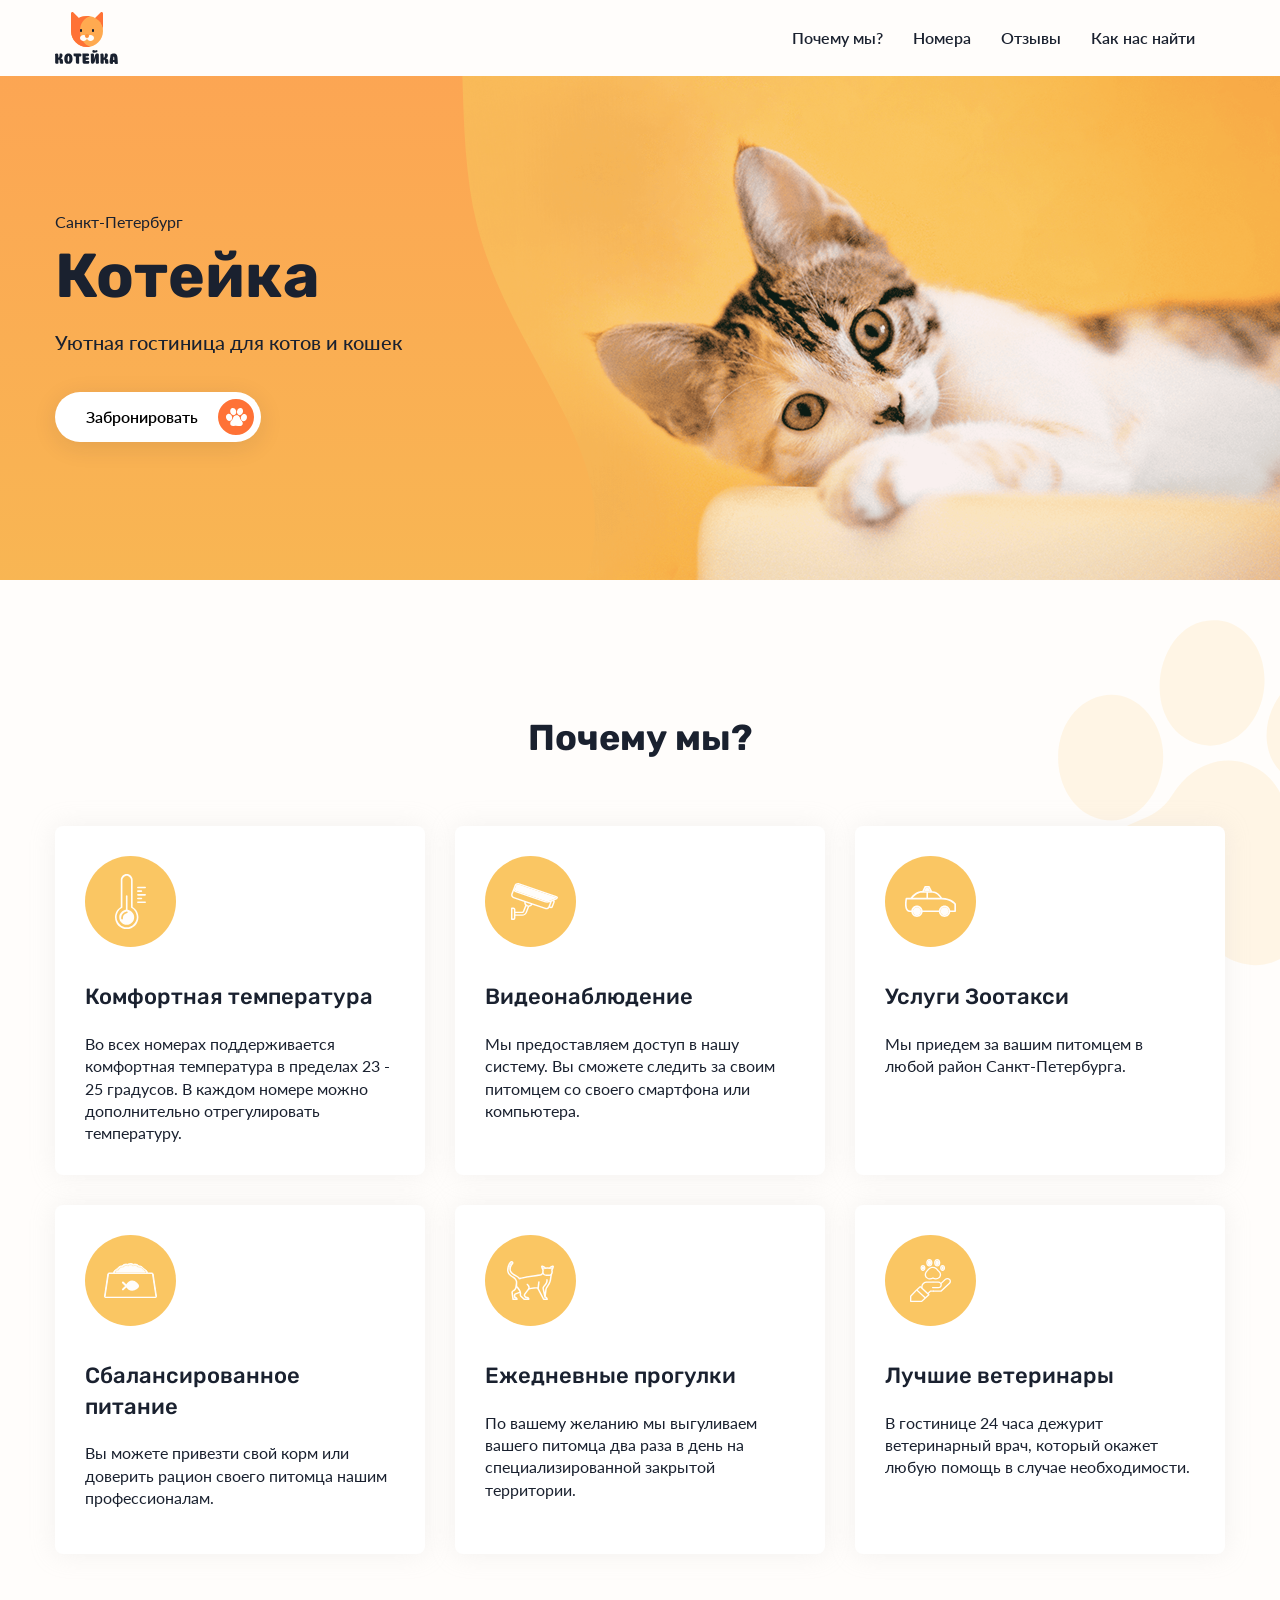
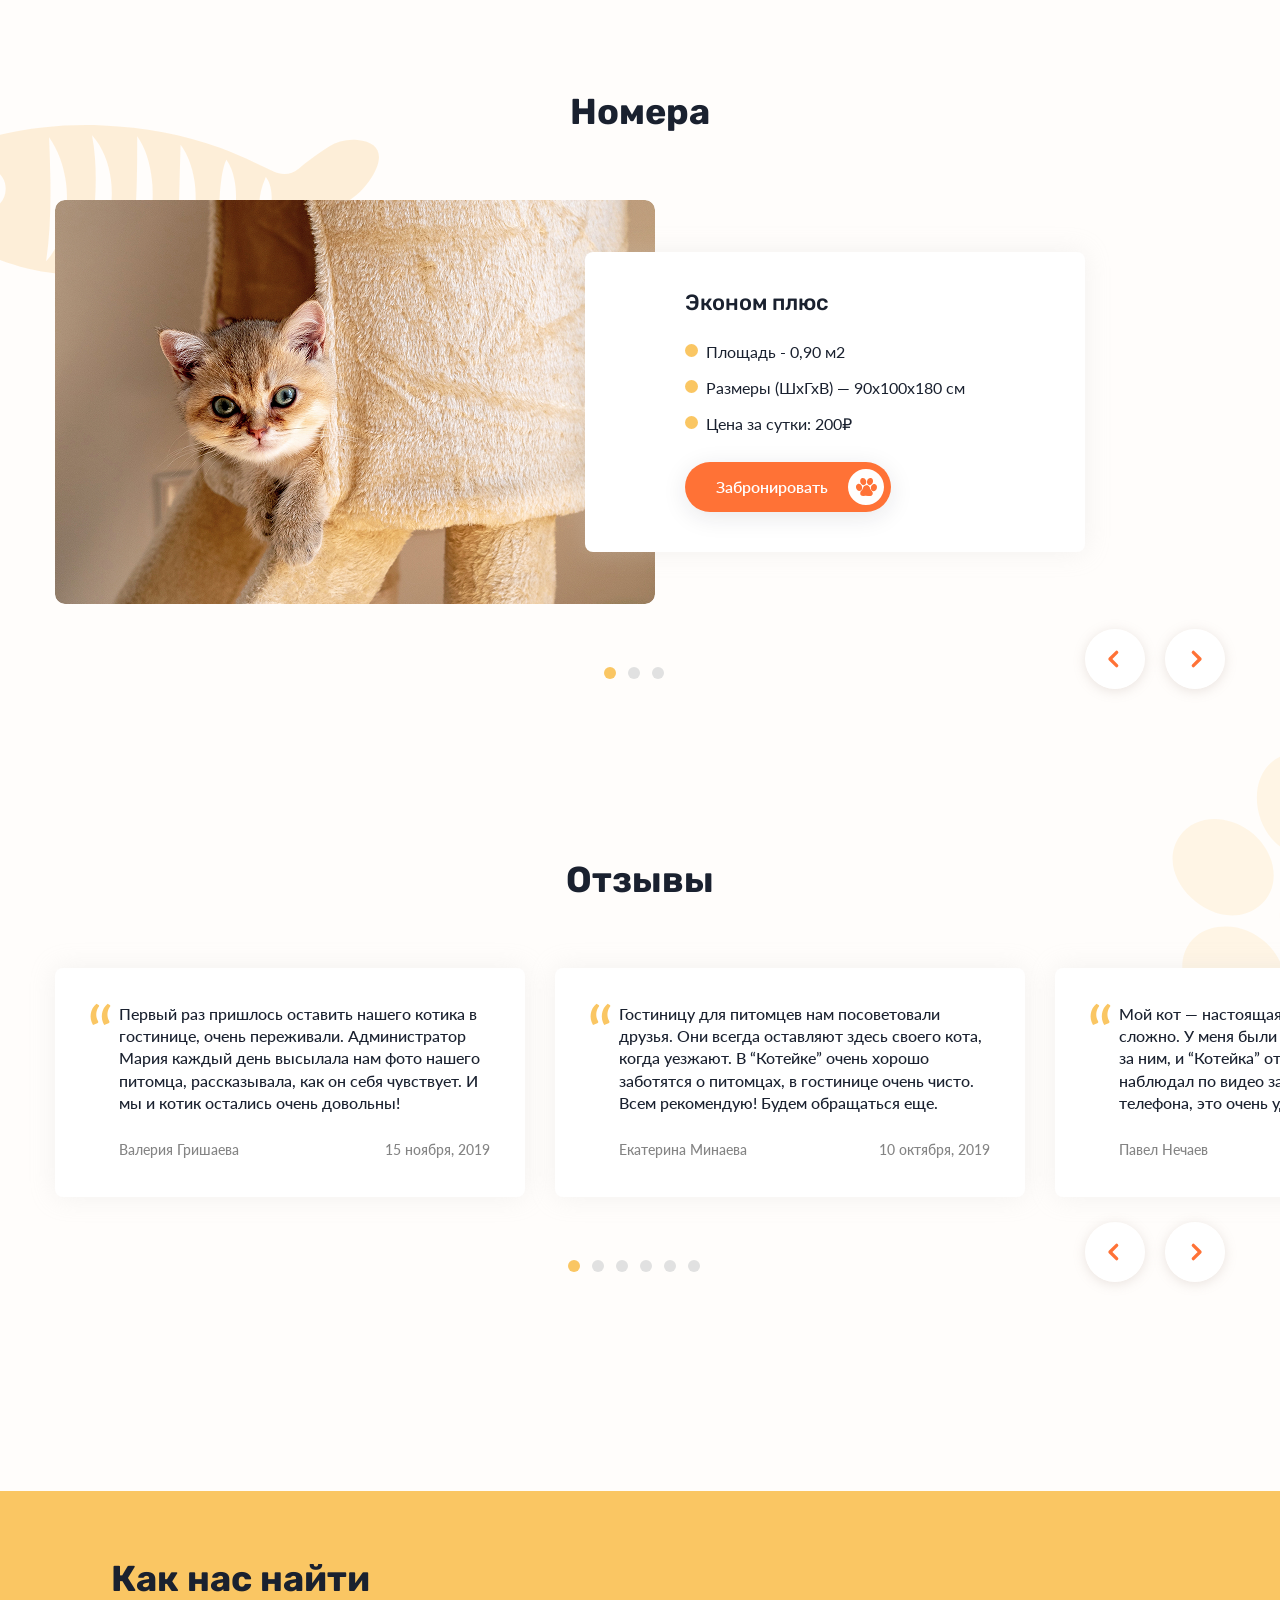
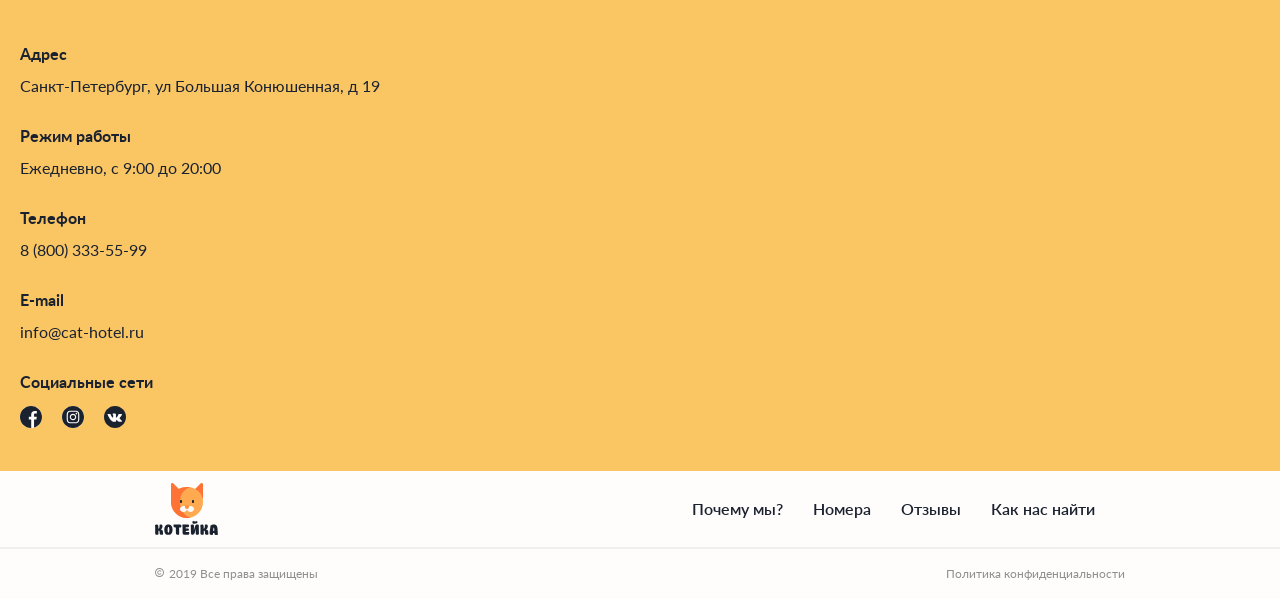
<file: index.html>
<!DOCTYPE html>
<html lang="en">

<head>
    <meta charset="utf-8">
    <meta name="keywords" content="важные, ключевые, слова">
    <meta name="description" content="краткое описание">
    <meta name="viewport" content="width=device-width, initial-scale=1.0">
    <title>Котейка</title>
    <link rel="stylesheet" href="css/reset.css">
    <link rel="stylesheet" href="css/fonts.css">
    <link rel="stylesheet" href="css/globalStyle.css">
    <link rel="stylesheet" href="css/index.css">
    <link rel="stylesheet" href="css/slider_css.css">
    <link rel="stylesheet" href="css/utils.css">
    <link rel="stylesheet" href="css/windowDialog.css">


</head>

<body>
    <div class="wrapper">
        <header class="header">
            <div class="header_top">
                <div class="container">
                    <div class="headet_top-inner">
                        <div class="logo"><a href="#"><img src="images/лого.svg" alt="logo"></a></div>
                        <div class="header_nav">
                            <ul class="nav">
                                <li class="nav_list"><a href="index.html#pochemuMi">Почему мы? </a></li>
                                <li class="nav_list"><a href="nomera.html">Номера </a></li>
                                <li class="nav_list"><a href="index.html#reviews">Отзывы </a></li>
                                <li class="nav_list"><a href="index.html#map">Как нас найти</a></li>
                            </ul>
                        </div>
                    </div>
                </div>
            </div>
        </header>
        <main>
            <section class="window_input visually-hidden">
                <div class="window_input_background">
                    <div class="window">
                        <div class="headingKrestik">
                            <div class="heading heading_window">Забронировать номер</div>
                            <button type="button" class="krestik">
                                <svg width="18" height="18" viewBox="0 0 18 18" fill="none"
                                    xmlns="http://www.w3.org/2000/svg">
                                    <path d="M1 1L17 17M17 1L1 17" stroke="#1A212F" stroke-width="2"
                                        stroke-linecap="round" stroke-linejoin="round" />
                                </svg>
                            </button>
                        </div>
                        <form id="asdasd">
                            <div class="inputs_norm">
                                <input class="input_window" type="text" placeholder="Ваше имя">
                                <input class="input_window" type="text" placeholder="Имя Питомца">
                                <input class="input_window" type="tel" placeholder="Телефон">
                                <input class="input_window" type="email" placeholder="E-mail">
                            </div>
                            <div class="inputs_minMax">
                                Дата заезда с <input type="date" class="input_window-date" placeholder="26.01.2020"> по
                                <input type="date" class="input_window-date" placeholder="26.02.2020">
                            </div>
                            <button class="knopka filter-knopka knopka-submit" type="button">Отправить заявку</button>
                        </form>
                    </div>
                    <div class="window_submit-ok visually-hidden">
                        <div class="window-ok">
                            <div class="headingKrestik headingKrestik-ok">
                                <div class="heading heading_window">Спасибо за заявку!</div>
                                <button type="button" class="krestik">
                                    <svg width="18" height="18" viewBox="0 0 18 18" fill="none"
                                        xmlns="http://www.w3.org/2000/svg">
                                        <path d="M1 1L17 17M17 1L1 17" stroke="#1A212F" stroke-width="2"
                                            stroke-linecap="round" stroke-linejoin="round" />
                                    </svg>
                                </button>
                            </div>
                            <p class="window-ok-text">Мы свяжемся с вами в ближайшее время</p>
                            <button class="knopka filter-knopka knopka-submit" type="button">Ок</button>
                        </div>
                    </div>
                </div>
            </section>
            <section class="oboi">
                <div class="container">
                    <div class="oboi-inner">
                        <div class="oboi_text">Санкт-Петербург </div>
                        <div class="oboi_h1"> Котейка </div>
                        <div class="oboi_text2">Уютная гостиница для котов и кошек</div>
                        <button class="knopka">
                            <div class="oboi_knopka">Забронировать </div>
                        </button>
                    </div>
                </div>
            </section>
            <section class="pochemuMi" id="pochemuMi">
                <div class="container">
                    <div class="pochemuMi-inner">
                        <section class="pochemuMi">
                            <div class="heading">Почему мы?</div>
                            <div class="pochemuMi_setka">
                                <div class="pochemuMi_setka-inner">
                                    <img src="images/main/1.svg" alt="">
                                    <div class="pochemuMi_setka-inner-h">Комфортная температура</div>
                                    <div class="pochemuMi_setka-inner-p">Во всех номерах поддерживается комфортная
                                        температура в
                                        пределах 23 - 25 градусов. В каждом номере можно дополнительно отрегулировать
                                        температуру. </div>
                                </div>
                                <div class="pochemuMi_setka-inner">
                                    <img src="images/main/2.svg" alt="">
                                    <div class="pochemuMi_setka-inner-h">Видеонаблюдение</div>
                                    <div class="pochemuMi_setka-inner-p">Мы предоставляем доступ в нашу систему. Вы
                                        сможете следить
                                        за своим питомцем со своего смартфона или компьютера. </div>
                                </div>
                                <div class="pochemuMi_setka-inner">
                                    <img src="images/main/3.svg" alt="">
                                    <div class="pochemuMi_setka-inner-h">Услуги Зоотакси</div>
                                    <div class="pochemuMi_setka-inner-p">Мы приедем за вашим питомцем в любой район
                                        Санкт-Петербурга.</div>
                                </div>
                                <div class="pochemuMi_setka-inner">
                                    <img src="images/main/4.svg" alt="">
                                    <div class="pochemuMi_setka-inner-h">Сбалансированное питание</div>
                                    <div class="pochemuMi_setka-inner-p">Вы можете привезти свой корм
                                        или доверить рацион своего
                                        питомца нашим профессионалам.</div>
                                </div>
                                <div class="pochemuMi_setka-inner">
                                    <img src="images/main/5.svg" alt="">
                                    <div class="pochemuMi_setka-inner-h">Ежедневные прогулки</div>
                                    <div class="pochemuMi_setka-inner-p">По вашему желанию мы выгуливаем вашего питомца
                                        два раза в день
                                        на специализированной закрытой территории.</div>
                                </div>
                                <div class="pochemuMi_setka-inner">
                                    <img src="images/main/6.svg" alt="">
                                    <div class="pochemuMi_setka-inner-h">Лучшие ветеринары</div>
                                    <div class="pochemuMi_setka-inner-p">В гостинице 24 часа дежурит ветеринарный врач,
                                        который окажет любую помощь в случае необходимости. </div>
                                </div>
                            </div>
                            <section>
                    </div>
                </div>
            </section>
            <section class="nomera">
                <div class="container">
                    <div class="nomera-inner">
                        <div class="heading">Номера</div>
                        <div class="nomera_slider">
                            <div class="nomera_slider-slide">
                                <div class="slide_image"><img src="images/slider/1.jpg" alt=""></div>
                                <div class="slide-content">
                                    <div class="slide-content-h">Эконом плюс</div>
                                    <div class="slide-content-item-fake">
                                        <div class="slide-content-item"><span></span>Площадь - 0,90 м2</div>
                                        <div class="slide-content-item"><span></span>Размеры (ШхГхВ) — 90х100х180 см
                                        </div>
                                        <div class="slide-content-item"><span></span>Цена за сутки: 200₽</div>
                                    </div>
                                    <button class="knopka slide-content-knopka">Забронировать</button>
                                </div>
                            </div>
                            <div class="nomera_slider-slide">
                                <div class="slide_image"><img src="images/slider/2.jpg" alt=""></div>
                                <div class="slide-content">
                                    <div class="slide-content-h">Комфорт</div>
                                    <div class="slide-content-item-fake">
                                        <div class="slide-content-item"><span></span>Площадь - 1,13 м2</div>
                                        <div class="slide-content-item"><span></span>Размеры (ШхГхВ) - 100х125х180 см
                                        </div>
                                        <div class="slide-content-item"><span></span>Цена за сутки: 250₽</div>
                                    </div>
                                    <button class="knopka slide-content-knopka">Забронировать</button>
                                </div>
                            </div>
                            <div class="nomera_slider-slide">
                                <div class="slide_image"><img src="images/slider/3.jpg" alt=""></div>
                                <div class="slide-content">
                                    <div class="slide-content-h">Сьют</div>
                                    <div class="slide-content-item-fake">
                                        <div class="slide-content-item"><span></span>Площадь - 1,56 м2</div>
                                        <div class="slide-content-item"><span></span>Размеры (ШхГхВ) - 125х125х180 см
                                        </div>
                                        <div class="slide-content-item"><span></span>Цена за сутки: 350₽</div>
                                    </div>
                                    <button class="knopka slide-content-knopka">Забронировать</button>
                                </div>
                            </div>
                        </div>
                    </div>
                </div>
            </section>
            <section class="reviews" id="reviews">
                <div class="container">
                    <div class="reviews-inner">
                        <div class="heading">Отзывы</div>
                        <div class="reviews_slider">
                            <div class="reviews_slider-slide">
                                <div class="reviews_slider_slide-kaw"><img src="images/slider/kaw.svg" alt="">
                                </div>
                                <div class="reviews_slider_slide-reviews">
                                    <div class="reviews_slider-slide-reviews-text">Первый раз пришлось оставить
                                        нашего котика
                                        в гостинице, очень переживали. Администратор Мария каждый день высылала нам
                                        фото нашего питомца, рассказывала, как он себя чувствует.
                                        И мы и котик остались очень довольны!</div>
                                    <div class="reviews_slider-slide-reviews-meta">
                                        <div class="reviews_slider-slide-reviews-meta-fio">Валерия Гришаева</div>
                                        <div class="reviews_slider-slide-reviews-meta-data">15 ноября, 2019</div>
                                    </div>
                                </div>
                            </div>
                            <div class="reviews_slider-slide">
                                <div class="reviews_slider_slide-kaw"><img src="images/slider/kaw.svg" alt="">
                                </div>
                                <div class="reviews_slider_slide-reviews">
                                    <div class="reviews_slider-slide-reviews-text">Гостиницу для питомцев нам
                                        посоветовали друзья. Они всегда оставляют здесь своего кота, когда уезжают. В
                                        “Котейке” очень хорошо заботятся о питомцах, в гостинице очень чисто. Всем
                                        рекомендую! Будем обращаться еще.</div>
                                    <div class="reviews_slider-slide-reviews-meta">
                                        <div class="reviews_slider-slide-reviews-meta-fio">Екатерина Минаева</div>
                                        <div class="reviews_slider-slide-reviews-meta-data">10 октября, 2019</div>
                                    </div>
                                </div>
                            </div>
                            <div class="reviews_slider-slide">
                                <div class="reviews_slider_slide-kaw"><img src="images/slider/kaw.svg" alt="">
                                </div>
                                <div class="reviews_slider_slide-reviews">
                                    <div class="reviews_slider-slide-reviews-text">Мой кот — настоящая привереда,
                                        угодить ему сложно. У меня были особые требования к уходу за ним, и “Котейка”
                                        отлично справились. Я часто наблюдал по видео за питомцем со своего телефона,
                                        это очень удобно. </div>
                                    <div class="reviews_slider-slide-reviews-meta">
                                        <div class="reviews_slider-slide-reviews-meta-fio">Павел Нечаев</div>
                                        <div class="reviews_slider-slide-reviews-meta-data">15 ноября, 2019</div>
                                    </div>
                                </div>
                            </div>
                            <div class="reviews_slider-slide">
                                <div class="reviews_slider_slide-kaw"><img src="images/slider/kaw.svg" alt="">
                                </div>
                                <div class="reviews_slider_slide-reviews">
                                    <div class="reviews_slider-slide-reviews-text">Первый раз пришлось оставить
                                        нашего котика
                                        в гостинице, очень переживали. Администратор Мария каждый день высылала нам
                                        фото нашего питомца, рассказывала, как он себя чувствует.
                                        И мы и котик остались очень довольны!</div>
                                    <div class="reviews_slider-slide-reviews-meta">
                                        <div class="reviews_slider-slide-reviews-meta-fio">Валерия Гришаева</div>
                                        <div class="reviews_slider-slide-reviews-meta-data">15 ноября, 2019</div>
                                    </div>
                                </div>
                            </div>
                            <div class="reviews_slider-slide">
                                <div class="reviews_slider_slide-kaw"><img src="images/slider/kaw.svg" alt="">
                                </div>
                                <div class="reviews_slider_slide-reviews">
                                    <div class="reviews_slider-slide-reviews-text">Гостиницу для питомцев нам
                                        посоветовали друзья. Они всегда оставляют здесь своего кота, когда уезжают. В
                                        “Котейке” очень хорошо заботятся о питомцах, в гостинице очень чисто. Всем
                                        рекомендую! Будем обращаться еще.</div>
                                    <div class="reviews_slider-slide-reviews-meta">
                                        <div class="reviews_slider-slide-reviews-meta-fio">Екатерина Минаева</div>
                                        <div class="reviews_slider-slide-reviews-meta-data">10 октября, 2019</div>
                                    </div>
                                </div>
                            </div>
                            <div class="reviews_slider-slide">
                                <div class="reviews_slider_slide-kaw"><img src="images/slider/kaw.svg" alt="">
                                </div>
                                <div class="reviews_slider_slide-reviews">
                                    <div class="reviews_slider-slide-reviews-text">Мой кот — настоящая привереда,
                                        угодить ему сложно. У меня были особые требования к уходу за ним, и “Котейка”
                                        отлично справились. Я часто наблюдал по видео за питомцем со своего телефона,
                                        это очень удобно. </div>
                                    <div class="reviews_slider-slide-reviews-meta">
                                        <div class="reviews_slider-slide-reviews-meta-fio">Павел Нечаев</div>
                                        <div class="reviews_slider-slide-reviews-meta-data">15 ноября, 2019</div>
                                    </div>
                                </div>
                            </div>
                        </div>
                    </div>
                </div>
            </section>
            <section class="map" id="map">
                <div class="map-inner">
                    <div class="map_text">
                        <div class="heading heading_map">Как нас найти</div>
                        <div class="map_text_fake">
                            <div class="map_text_heading-mini">Адрес</div>
                            <div class="map_text_p">Санкт-Петербург,
                                ул Большая Конюшенная, д 19</div>

                            <div class="map_text_heading-mini">Режим работы</div>
                            <div class="map_text_p">Ежедневно, с 9:00 до 20:00</div>

                            <div class="map_text_heading-mini">Телефон</div>
                            <div class="map_text_p">8 (800) 333-55-99</div>

                            <div class="map_text_heading-mini">E-mail</div>
                            <div class="map_text_p">info@cat-hotel.ru</div>

                            <div class="map_text_heading-mini">Социальные сети</div>
                            <ul class="map_text_ul">
                                <a href="#" class="map_text_ul_li">
                                    <li><img src="images/icons/1.svg" alt=""></li>
                                </a>
                                <a href="#" class="map_text_ul_li">
                                    <li><img src="images/icons/2.svg" alt=""></li>
                                </a>
                                <a href="#" class="map_text_ul_li">
                                    <li><img src="images/icons/3.svg" alt=""></li>
                                </a>
                            </ul>
                        </div>
                    </div>
                    <div class="map_script">
                        <script type="text/javascript" charset="utf-8" async
                            src="https://api-maps.yandex.ru/services/constructor/1.0/js/?um=constructor%3Aa5fc6bd078cab195d13f2b5de5ab427fbbad69decf371b7829a983c50aaca92b&amp;lang=ru_RU&amp;scroll=true"></script>
                    </div>
                </div>


            </section>

            <footer class="footer">
                <div class="header_top">
                    <div class="container">
                        <div class="container-footer">
                            <div class="headet_top-inner">
                                <div class="logo"><a href="#"><img src="images/лого.svg" alt="logo"></a></div>
                                <div class="header_nav">
                                    <ul class="nav">
                                        <li class="nav_list"><a href="index.html#pochemuMi">Почему мы? </a></li>
                                        <li class="nav_list"><a href="nomera.html">Номера </a></li>
                                        <li class="nav_list"><a href="index.html#reviews">Отзывы </a></li>
                                        <li class="nav_list"><a href="index.html#map">Как нас найти</a></li>
                                    </ul>
                                </div>
                            </div>
                        </div>
                    </div>
                </div>
                <div class="linia"></div>
                <div class="footer_bottom">
                    <div class="container">
                        <div class="container-footer">
                            <div class="footer_bottom-inner">
                                <div class="footer_bottom-p"><img src="images/main/c.svg" alt="">2019 Все права
                                    защищены</div>
                                <div class="footer_bottom-p">Политика конфиденциальности</div>
                            </div>
                        </div>
                    </div>
                </div>
            </footer>
        </main>
    </div>
    <script src="js/jquery-3.7.1.min.js"></script>
    <script src="js/slick-1.8.1/slick/slick.min.js"></script>
    <script src="js/index.js"></script>
    <script src="js/submitForm.js"></script>

</body>

</html>
</file>
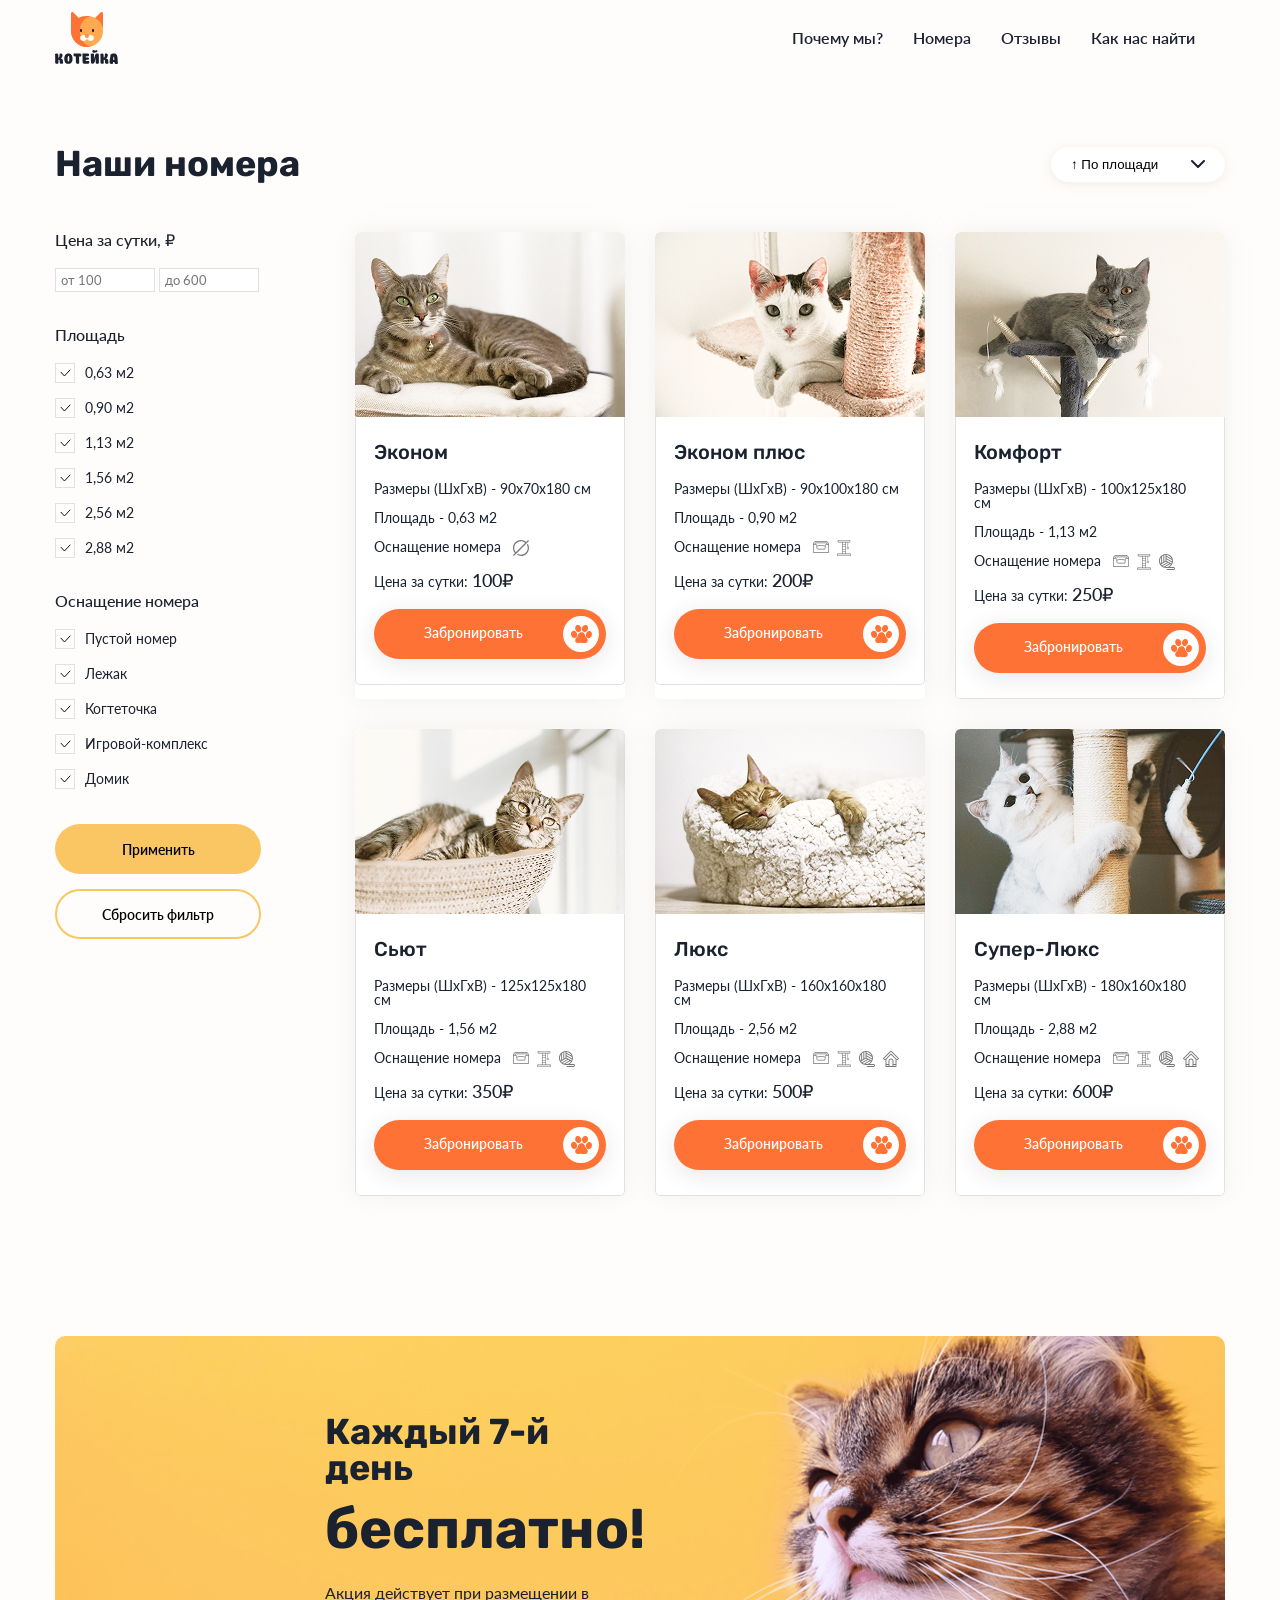
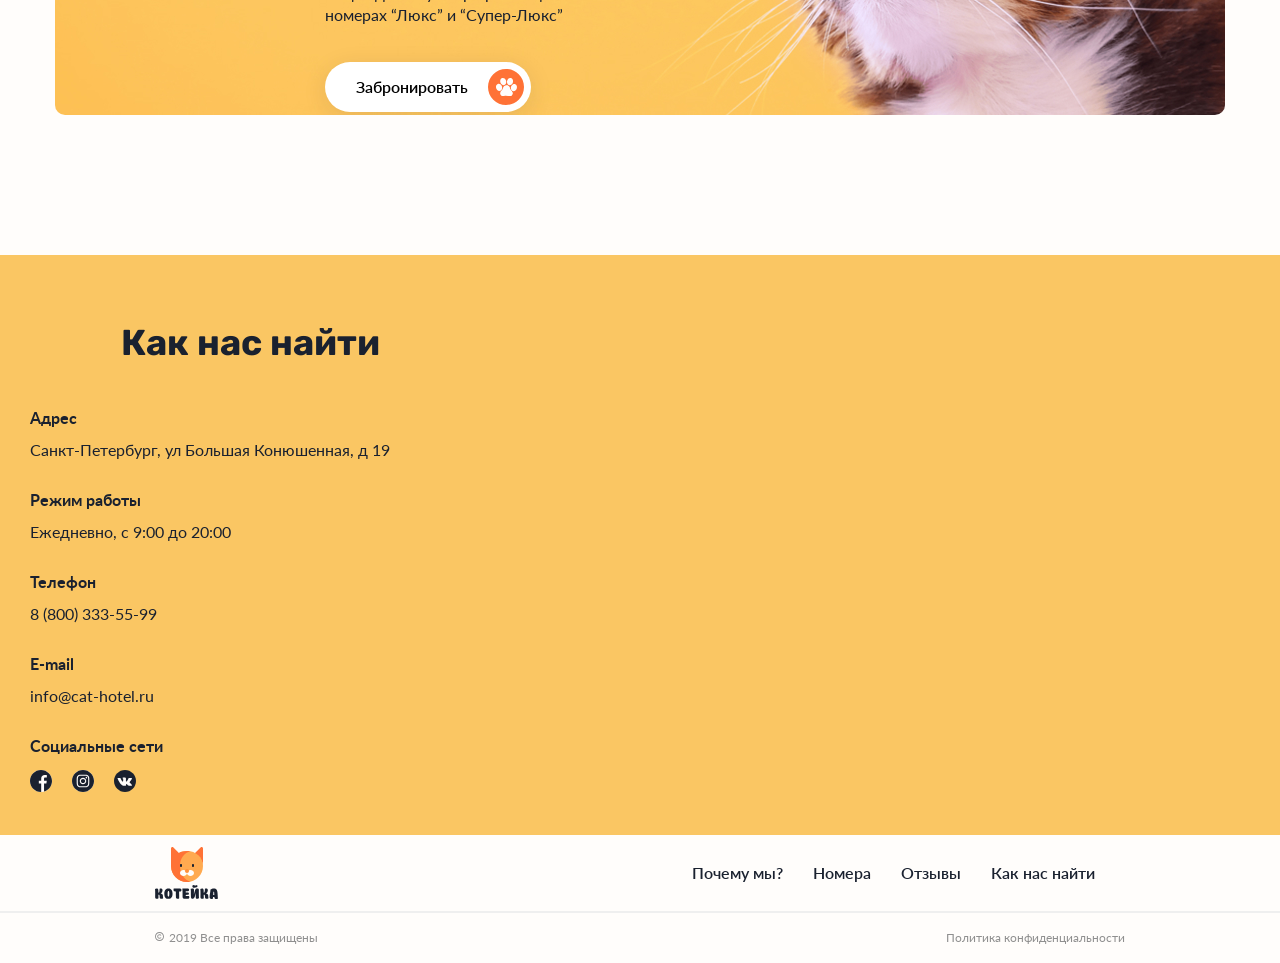
<file: nomera.html>
<!DOCTYPE html>
<html lang="en">

<head>
  <meta charset="utf-8">
  <meta name="keywords" content="важные, ключевые, слова">
  <meta name="description" content="краткое описание">
  <title>Котейка</title>
  <link rel="stylesheet" href="css/reset.css">
  <link rel="stylesheet" href="css/fonts.css">
  <link rel="stylesheet" href="css/globalStyle.css">
  <link rel="stylesheet" href="css/nomera.css">
  <link rel="stylesheet" href="css/slider_css.css">
  <link rel="stylesheet" href="css/utils.css">
    <link rel="stylesheet" href="css/windowDialog.css">


</head>

<body>
  <div class="wrapper">
    <header class="header">
      <div class="header_top">
        <div class="container">
          <div class="headet_top-inner">
            <div class="logo"><a href="#"><img src="images/лого.svg" alt="logo"></a></div>
            <div class="header_nav">
              <ul class="nav">
                <li class="nav_list"><a href="index.html#pochemuMi">Почему мы? </a></li>
                <li class="nav_list"><a href="nomera.html">Номера </a></li>
                <li class="nav_list"><a href="index.html#reviews">Отзывы </a></li>
                <li class="nav_list"><a href="index.html#map">Как нас найти</a></li>
              </ul>
            </div>
          </div>
        </div>
      </div>
    </header>
    <main>
         <section class="window_input visually-hidden">
                <div class="window_input_background">
                    <div class="window">
                        <div class="headingKrestik">
                            <div class="heading heading_window">Забронировать номер</div>
                            <button type="button" class="krestik">
                                <svg width="18" height="18" viewBox="0 0 18 18" fill="none"
                                    xmlns="http://www.w3.org/2000/svg">
                                    <path d="M1 1L17 17M17 1L1 17" stroke="#1A212F" stroke-width="2"
                                        stroke-linecap="round" stroke-linejoin="round" />
                                </svg>
                            </button>
                        </div>
                        <form id="asdasd">
                            <div class="inputs_norm">
                                <input class="input_window" type="text" placeholder="Ваше имя">
                                <input class="input_window" type="text" placeholder="Имя Питомца">
                                <input class="input_window" type="tel" placeholder="Телефон">
                                <input class="input_window" type="email" placeholder="E-mail">
                            </div>
                            <div class="inputs_minMax">
                                Дата заезда с <input type="date" class="input_window-date" placeholder="26.01.2020"> по
                                <input type="date" class="input_window-date" placeholder="26.02.2020">
                            </div>
                            <button class="knopka filter-knopka knopka-submit" type="button">Отправить заявку</button>
                        </form>
                    </div>
                    <div class="window_submit-ok visually-hidden">
                        <div class="window-ok">
                            <div class="headingKrestik headingKrestik-ok">
                                <div class="heading heading_window">Спасибо за заявку!</div>
                                <button type="button" class="krestik">
                                    <svg width="18" height="18" viewBox="0 0 18 18" fill="none"
                                        xmlns="http://www.w3.org/2000/svg">
                                        <path d="M1 1L17 17M17 1L1 17" stroke="#1A212F" stroke-width="2"
                                            stroke-linecap="round" stroke-linejoin="round" />
                                    </svg>
                                </button>
                            </div>
                            <p class="window-ok-text">Мы свяжемся с вами в ближайшее время</p>
                            <button class="knopka filter-knopka knopka-submit" type="button">Ок</button>
                        </div>
                    </div>
                </div>
            </section>
      <section class="filtr">
        <div class="container">
          <div class="filtr-inner">
            <!-- Заголовок и сортировка (селектолр) -->
            <div class="filtr_heading">
              <div class="heading heading-filtr">Наши номера</div>
              <select class="filtr_heading-sortirowka" data-js-sortirowka>
                <option value="plB">↑ По площади</option>
                <option value="plM">↓ По площади</option>
                <option value="cB">↑ По цене</option>
                <option value="cM">↓ По цене</option>
              </select>
            </div>
            <!-- тело в котором параметры и грид -->
            <div class="filtr_body">
              <!-- параметры -->
              <form class="filtr_body_parametr" id="form_filtr">
                <div class="filtr_price">
                  <p>Цена за сутки, ₽</p>
                  <input type="number" placeholder="от 100" type="number" min="100" max="600" name="minPrice" required>
                  <input type="number" placeholder="до 600" type="number" min="100" max="600" name="maxPrice" required>
                </div>

                <div class="filtr_square">
                  <p>Площадь</p>
                  <label>
                    <input type="checkbox" class="fake_ch" checked value="0,63">
                    <span class="real_ch">
                      <svg width="11" height="8" viewBox="0 0 11 8" fill="none" xmlns="http://www.w3.org/2000/svg">
                        <path d="M1 3.25L4.46154 7L10 1" stroke="#141312" stroke-linecap="round"
                          stroke-linejoin="round" />
                      </svg>
                    </span>
                    0,63 м2
                  </label>
                  <label>
                    <input type="checkbox" class="fake_ch" checked value="0,90">
                    <span class="real_ch">
                      <svg width="11" height="8" viewBox="0 0 11 8" fill="none" xmlns="http://www.w3.org/2000/svg">
                        <path d="M1 3.25L4.46154 7L10 1" stroke="#141312" stroke-linecap="round"
                          stroke-linejoin="round" />
                      </svg>
                    </span>
                    0,90 м2
                  </label>
                  <label>
                    <input type="checkbox" class="fake_ch" checked value="1,13">
                    <span class="real_ch">
                      <svg width="11" height="8" viewBox="0 0 11 8" fill="none" xmlns="http://www.w3.org/2000/svg">
                        <path d="M1 3.25L4.46154 7L10 1" stroke="#141312" stroke-linecap="round"
                          stroke-linejoin="round" />
                      </svg>
                    </span>
                    1,13 м2
                  </label>
                  <label>
                    <input type="checkbox" class="fake_ch" checked value="1,56">
                    <span class="real_ch">
                      <svg width="11" height="8" viewBox="0 0 11 8" fill="none" xmlns="http://www.w3.org/2000/svg">
                        <path d="M1 3.25L4.46154 7L10 1" stroke="#141312" stroke-linecap="round"
                          stroke-linejoin="round" />
                      </svg>
                    </span>
                    1,56 м2
                  </label>
                  <label>
                    <input type="checkbox" class="fake_ch" checked value="2,56">
                    <span class="real_ch">
                      <svg width="11" height="8" viewBox="0 0 11 8" fill="none" xmlns="http://www.w3.org/2000/svg">
                        <path d="M1 3.25L4.46154 7L10 1" stroke="#141312" stroke-linecap="round"
                          stroke-linejoin="round" />
                      </svg>
                    </span>
                    2,56 м2
                  </label>
                  <label>
                    <input type="checkbox" class="fake_ch" checked value="2,88">
                    <span class="real_ch">
                      <svg width="11" height="8" viewBox="0 0 11 8" fill="none" xmlns="http://www.w3.org/2000/svg">
                        <path d="M1 3.25L4.46154 7L10 1" stroke="#141312" stroke-linecap="round"
                          stroke-linejoin="round" />
                      </svg>
                    </span>
                    2,88 м2
                  </label>
                </div>

                <div class="filtr_equipment">
                  <p>Оснащение номера</p>
                  <label>
                    <input type="checkbox" class="fake_ch" checked value="noneNomer">
                    <span class="real_ch">
                      <svg width="11" height="8" viewBox="0 0 11 8" fill="none" xmlns="http://www.w3.org/2000/svg">
                        <path d="M1 3.25L4.46154 7L10 1" stroke="#141312" stroke-linecap="round"
                          stroke-linejoin="round" />
                      </svg>
                    </span>
                    Пустой номер
                  </label>
                  <label>
                    <input type="checkbox" class="fake_ch" checked value="lezak">
                    <span class="real_ch">
                      <svg width="11" height="8" viewBox="0 0 11 8" fill="none" xmlns="http://www.w3.org/2000/svg">
                        <path d="M1 3.25L4.46154 7L10 1" stroke="#141312" stroke-linecap="round"
                          stroke-linejoin="round" />
                      </svg>
                    </span>
                    Лежак
                  </label>
                  <label>
                    <input type="checkbox" class="fake_ch" checked value="kogtetochka">
                    <span class="real_ch">
                      <svg width="11" height="8" viewBox="0 0 11 8" fill="none" xmlns="http://www.w3.org/2000/svg">
                        <path d="M1 3.25L4.46154 7L10 1" stroke="#141312" stroke-linecap="round"
                          stroke-linejoin="round" />
                      </svg>
                    </span>
                    Когтеточка
                  </label>
                  <label>
                    <input type="checkbox" class="fake_ch" checked value="gameComplex">
                    <span class="real_ch">
                      <svg width="11" height="8" viewBox="0 0 11 8" fill="none" xmlns="http://www.w3.org/2000/svg">
                        <path d="M1 3.25L4.46154 7L10 1" stroke="#141312" stroke-linecap="round"
                          stroke-linejoin="round" />
                      </svg>
                    </span>
                    Игровой-комплекс
                  </label>
                  <label>
                    <input type="checkbox" class="fake_ch" checked value="domik">
                    <span class="real_ch">
                      <svg width="11" height="8" viewBox="0 0 11 8" fill="none" xmlns="http://www.w3.org/2000/svg">
                        <path d="M1 3.25L4.46154 7L10 1" stroke="#141312" stroke-linecap="round"
                          stroke-linejoin="round" />
                      </svg>
                    </span>
                    Домик
                  </label>
                </div>


                <button class="knopka knopka-prim" type="submit">Применить</button>
                <button class="knopka knopka-param" data-js-sbros-parametrow type="reset">Сбросить фильтр</button>
              </form>


              <!-- грид -->
              <div class="filtr_body_grid">
                <!-- 1 -->
                <div class="filtr_body_grid_item" data-js-price="100" data-js-ploshad="0,63"
                  data-js-osnashenie="noneNomer" data-js-heading="Эконом" data-js-size="90х70х180">
                  <a href="page_cat.html" data-js-page="1"> <img src="images/filtr/content/1.jpg" alt=""></a>
                  <div class="filtr_body_grid_item_inner">
                    <div class="filtr_body_grid_item-heading">Эконом</div>
                    <ul class="filtr_body_grid_item-ul">
                      <li class="filtr_body_grid_item-li">Размеры (ШхГхВ) - 90х70х180 см</li>
                      <li class="filtr_body_grid_item-li">Площадь - 0,63 м2</li>
                      <li class="filtr_body_grid_item-li filtr_body_grid_item-li_flex">Оснащение номера
                        <div class="filtr_body_grid_item-li_flex-img">
                          <div data-js-osnashenie-img="Пусто">
                            <img src="images/filtr/icons/pusto.svg" alt="Пусто">
                          </div>
                        </div>
                      </li>
                      <li class="filtr_body_grid_item-li">Цена за сутки: <span>100₽</span></li>
                    </ul>
                    <button class="knopka filter-knopka">Забронировать</button>
                  </div>
                </div>

                <!-- 2 -->
                <div class="filtr_body_grid_item" data-js-price="200" data-js-ploshad="0,90"
                  data-js-osnashenie="lezak,kogtetochka" data-js-heading="Эконом плюс" data-js-size="90х100х180">
                  <a href="page_cat.html" data-js-page="2"><img src="images/filtr/content/2.jpg" alt=""></a>
                  <div class="filtr_body_grid_item_inner">
                    <div class="filtr_body_grid_item-heading">Эконом плюс</div>
                    <ul class="filtr_body_grid_item-ul">
                      <li class="filtr_body_grid_item-li">Размеры (ШхГхВ) - 90х100х180 см</li>
                      <li class="filtr_body_grid_item-li">Площадь - 0,90 м2</li>
                      <li class="filtr_body_grid_item-li filtr_body_grid_item-li_flex">Оснащение номера
                        <div class="filtr_body_grid_item-li_flex-img">
                          <div data-js-osnashenie-img="Лежак">
                            <img src="images/filtr/icons/lezak.svg" alt="Лежак">
                          </div>
                          <div data-js-osnashenie-img="Когтеточка">
                            <img src="images/filtr/icons/kogtetochka.svg" alt="Когтеточка">
                          </div>
                        </div>
                      </li>
                      <li class="filtr_body_grid_item-li">Цена за сутки: <span>200₽</span></li>
                    </ul>
                    <button class="knopka filter-knopka">Забронировать</button>
                  </div>
                </div>

                <!-- 3 -->
                <div class="filtr_body_grid_item" data-js-price="250" data-js-ploshad="1,13"
                  data-js-osnashenie="lezak,kogtetochka,gameComplex" data-js-heading="Комфорт"
                  data-js-size="100х125х180">
                  <a href="page_cat.html" data-js-page="3"><img src="images/filtr/content/3.jpg" alt=""></a>
                  <div class="filtr_body_grid_item_inner">
                    <div class="filtr_body_grid_item-heading">Комфорт</div>
                    <ul class="filtr_body_grid_item-ul">
                      <li class="filtr_body_grid_item-li">Размеры (ШхГхВ) - 100х125х180 см</li>
                      <li class="filtr_body_grid_item-li">Площадь - 1,13 м2</li>
                      <li class="filtr_body_grid_item-li filtr_body_grid_item-li_flex">Оснащение номера
                        <div class="filtr_body_grid_item-li_flex-img">
                          <div data-js-osnashenie-img="Лежак">
                            <img src="images/filtr/icons/lezak.svg" alt="Лежак">
                          </div>
                          <div data-js-osnashenie-img="Когтеточка">
                            <img src="images/filtr/icons/kogtetochka.svg" alt="Когтеточка">
                          </div>
                          <div data-js-osnashenie-img="Игровой комплекс">
                            <img src="images/filtr/icons/gameComplex.svg" alt="Игровой комплекс">
                          </div>
                        </div>
                      </li>
                      <li class="filtr_body_grid_item-li">Цена за сутки: <span>250₽</span></li>
                    </ul>
                    <button class="knopka filter-knopka">Забронировать</button>
                  </div>
                </div>

                <!-- 4 -->
                <div class="filtr_body_grid_item" data-js-price="350" data-js-ploshad="1,56"
                  data-js-osnashenie="lezak,kogtetochka,gameComplex" data-js-heading="Сьют" data-js-size="125х125х180">
                  <a href="page_cat.html" data-js-page="4"> <img src="images/filtr/content/4.jpg" alt=""></a>
                  <div class="filtr_body_grid_item_inner">
                    <div class="filtr_body_grid_item-heading">Сьют</div>
                    <ul class="filtr_body_grid_item-ul">
                      <li class="filtr_body_grid_item-li">Размеры (ШхГхВ) - 125х125х180 см</li>
                      <li class="filtr_body_grid_item-li">Площадь - 1,56 м2</li>
                      <li class="filtr_body_grid_item-li filtr_body_grid_item-li_flex">Оснащение номера
                        <div class="filtr_body_grid_item-li_flex-img">
                          <div data-js-osnashenie-img="Лежак">
                            <img src="images/filtr/icons/lezak.svg" alt="Лежак">
                          </div>
                          <div data-js-osnashenie-img="Когтеточка">
                            <img src="images/filtr/icons/kogtetochka.svg" alt="Когтеточка">
                          </div>
                          <div data-js-osnashenie-img="Игровой комплекс">
                            <img src="images/filtr/icons/gameComplex.svg" alt="Игровой комплекс">
                          </div>
                        </div>
                      </li>
                      <li class="filtr_body_grid_item-li">Цена за сутки: <span>350₽</span></li>
                    </ul>
                    <button class="knopka filter-knopka">Забронировать</button>
                  </div>
                </div>

                <!-- 5 -->
                <div class="filtr_body_grid_item" data-js-price="500" data-js-ploshad="2,56"
                  data-js-osnashenie="lezak,kogtetochka,gameComplex,domik" data-js-heading="Люкс"
                  data-js-size="160х160х180">
                  <a href="page_cat.html" data-js-page="5"><img src="images/filtr/content/5.jpg" alt=""></a>
                  <div class="filtr_body_grid_item_inner">
                    <div class="filtr_body_grid_item-heading">Люкс</div>
                    <ul class="filtr_body_grid_item-ul">
                      <li class="filtr_body_grid_item-li">Размеры (ШхГхВ) - 160х160х180 см</li>
                      <li class="filtr_body_grid_item-li">Площадь - 2,56 м2</li>
                      <li class="filtr_body_grid_item-li filtr_body_grid_item-li_flex">Оснащение номера
                        <div class="filtr_body_grid_item-li_flex-img">
                          <div data-js-osnashenie-img="Лежак">
                            <img src="images/filtr/icons/lezak.svg" alt="Лежак">
                          </div>
                          <div data-js-osnashenie-img="Когтеточка">
                            <img src="images/filtr/icons/kogtetochka.svg" alt="Когтеточка">
                          </div>
                          <div data-js-osnashenie-img="Игровой комплекс">
                            <img src="images/filtr/icons/gameComplex.svg" alt="Игровой комплекс">
                          </div>
                          <div data-js-osnashenie-img="Домик">
                            <img src="images/filtr/icons/domik.svg" alt="Домик">
                          </div>
                        </div>
                      </li>
                      <li class="filtr_body_grid_item-li">Цена за сутки: <span>500₽</span></li>
                    </ul>
                    <button class="knopka filter-knopka">Забронировать</button>
                  </div>
                </div>

                <!-- 6 -->
                <div class="filtr_body_grid_item" data-js-price="600" data-js-ploshad="2,88"
                  data-js-osnashenie="lezak,kogtetochka,gameComplex,domik" data-js-heading="Супер-Люкс"
                  data-js-size="180х160х180">
                  <a href="page_cat.html" data-js-page="6"><img src="images/filtr/content/6.jpg" alt=""></a>
                  <div class="filtr_body_grid_item_inner">
                    <div class="filtr_body_grid_item-heading">Супер-Люкс</div>
                    <ul class="filtr_body_grid_item-ul">
                      <li class="filtr_body_grid_item-li">Размеры (ШхГхВ) - 180х160х180 см</li>
                      <li class="filtr_body_grid_item-li">Площадь - 2,88 м2</li>
                      <li class="filtr_body_grid_item-li filtr_body_grid_item-li_flex">Оснащение номера
                        <div class="filtr_body_grid_item-li_flex-img">
                          <div data-js-osnashenie-img="Лежак">
                            <img src="images/filtr/icons/lezak.svg" alt="Лежак">
                          </div>
                          <div data-js-osnashenie-img="Когтеточка">
                            <img src="images/filtr/icons/kogtetochka.svg" alt="Когтеточка">
                          </div>
                          <div data-js-osnashenie-img="Игровой комплекс">
                            <img src="images/filtr/icons/gameComplex.svg" alt="Игровой комплекс">
                          </div>
                          <div data-js-osnashenie-img="Домик">
                            <img src="images/filtr/icons/domik.svg" alt="Домик">
                          </div>
                        </div>
                      </li>
                      <li class="filtr_body_grid_item-li">Цена за сутки: <span>600₽</span></li>
                    </ul>
                    <button class="knopka filter-knopka">Забронировать</button>
                  </div>
                </div>
              </div>
            </div>
          </div>
        </div>
      </section>
      <section class="aside">
        <div class="container">
          <div class="aside-inner">
            <div class="aside_inner-item">
              <div class="aside-h1">Каждый 7-й день</div>
              <div class="aside-h2">бесплатно!</div>
              <div class="aside-p">Акция действует при размещении
                в номерах “Люкс” и “Супер-Люкс” </div>
              <button href="#" class="knopka oboi_knopka">Забронировать</button>
            </div>
          </div>
        </div>

      </section>
      <section class="map" id="map">
        <div class="container">
          <div class="map-inner">
            <div class="map_text">
              <div class="heading heading_map">Как нас найти</div>
              <div class="map_text_fake">
                <div class="map_text_heading-mini">Адрес</div>
                <div class="map_text_p">Санкт-Петербург,
                  ул Большая Конюшенная, д 19</div>

                <div class="map_text_heading-mini">Режим работы</div>
                <div class="map_text_p">Ежедневно, с 9:00 до 20:00</div>

                <div class="map_text_heading-mini">Телефон</div>
                <div class="map_text_p">8 (800) 333-55-99</div>

                <div class="map_text_heading-mini">E-mail</div>
                <div class="map_text_p">info@cat-hotel.ru</div>

                <div class="map_text_heading-mini">Социальные сети</div>
                <ul class="map_text_ul">
                  <a href="#" class="map_text_ul_li">
                    <li><img src="images/icons/1.svg" alt=""></li>
                  </a>
                  <a href="#" class="map_text_ul_li">
                    <li><img src="images/icons/2.svg" alt=""></li>
                  </a>
                  <a href="#" class="map_text_ul_li">
                    <li><img src="images/icons/3.svg" alt=""></li>
                  </a>
                </ul>
              </div>
            </div>
          </div>
        </div>
        <div class="map_script">
          <script type="text/javascript" charset="utf-8" async
            src="https://api-maps.yandex.ru/services/constructor/1.0/js/?um=constructor%3Aa5fc6bd078cab195d13f2b5de5ab427fbbad69decf371b7829a983c50aaca92b&amp;width=800&amp;height=580&amp;lang=ru_RU&amp;scroll=true"></script>
        </div>
      </section>
      <footer class="footer">
        <div class="header_top">
          <div class="container">
            <div class="container-footer">
              <div class="headet_top-inner">
                <div class="logo"><a href="#"><img src="images/лого.svg" alt="logo"></a></div>
                <div class="header_nav">
                  <ul class="nav">
                    <li class="nav_list"><a href="index.html#pochemuMi">Почему мы? </a></li>
                    <li class="nav_list"><a href="nomera.html">Номера </a></li>
                    <li class="nav_list"><a href="index.html#reviews">Отзывы </a></li>
                    <li class="nav_list"><a href="index.html#map">Как нас найти</a></li>
                  </ul>
                </div>
              </div>
            </div>
          </div>
        </div>
        <div class="linia"></div>
        <div class="footer_bottom">
          <div class="container">
            <div class="container-footer">
              <div class="footer_bottom-inner">
                <div class="footer_bottom-p"><img src="images/main/c.svg" alt="">2019 Все права
                  защищены</div>
                <div class="footer_bottom-p">Политика конфиденциальности</div>
              </div>
            </div>
          </div>
        </div>
      </footer>
    </main>
  </div>
  <script src="js/jquery-3.7.1.min.js"></script>
  <script src="js/slick-1.8.1/slick/slick.min.js"></script>
  <script src="js/index.js"></script>
  <script src="js/title_castom.js"></script>
  <script src="js/filtr_form.js"></script>
  <script src="js/newNomer.js"></script>
  <script src="js/submitForm.js"></script>

</body>

</html>
</file>
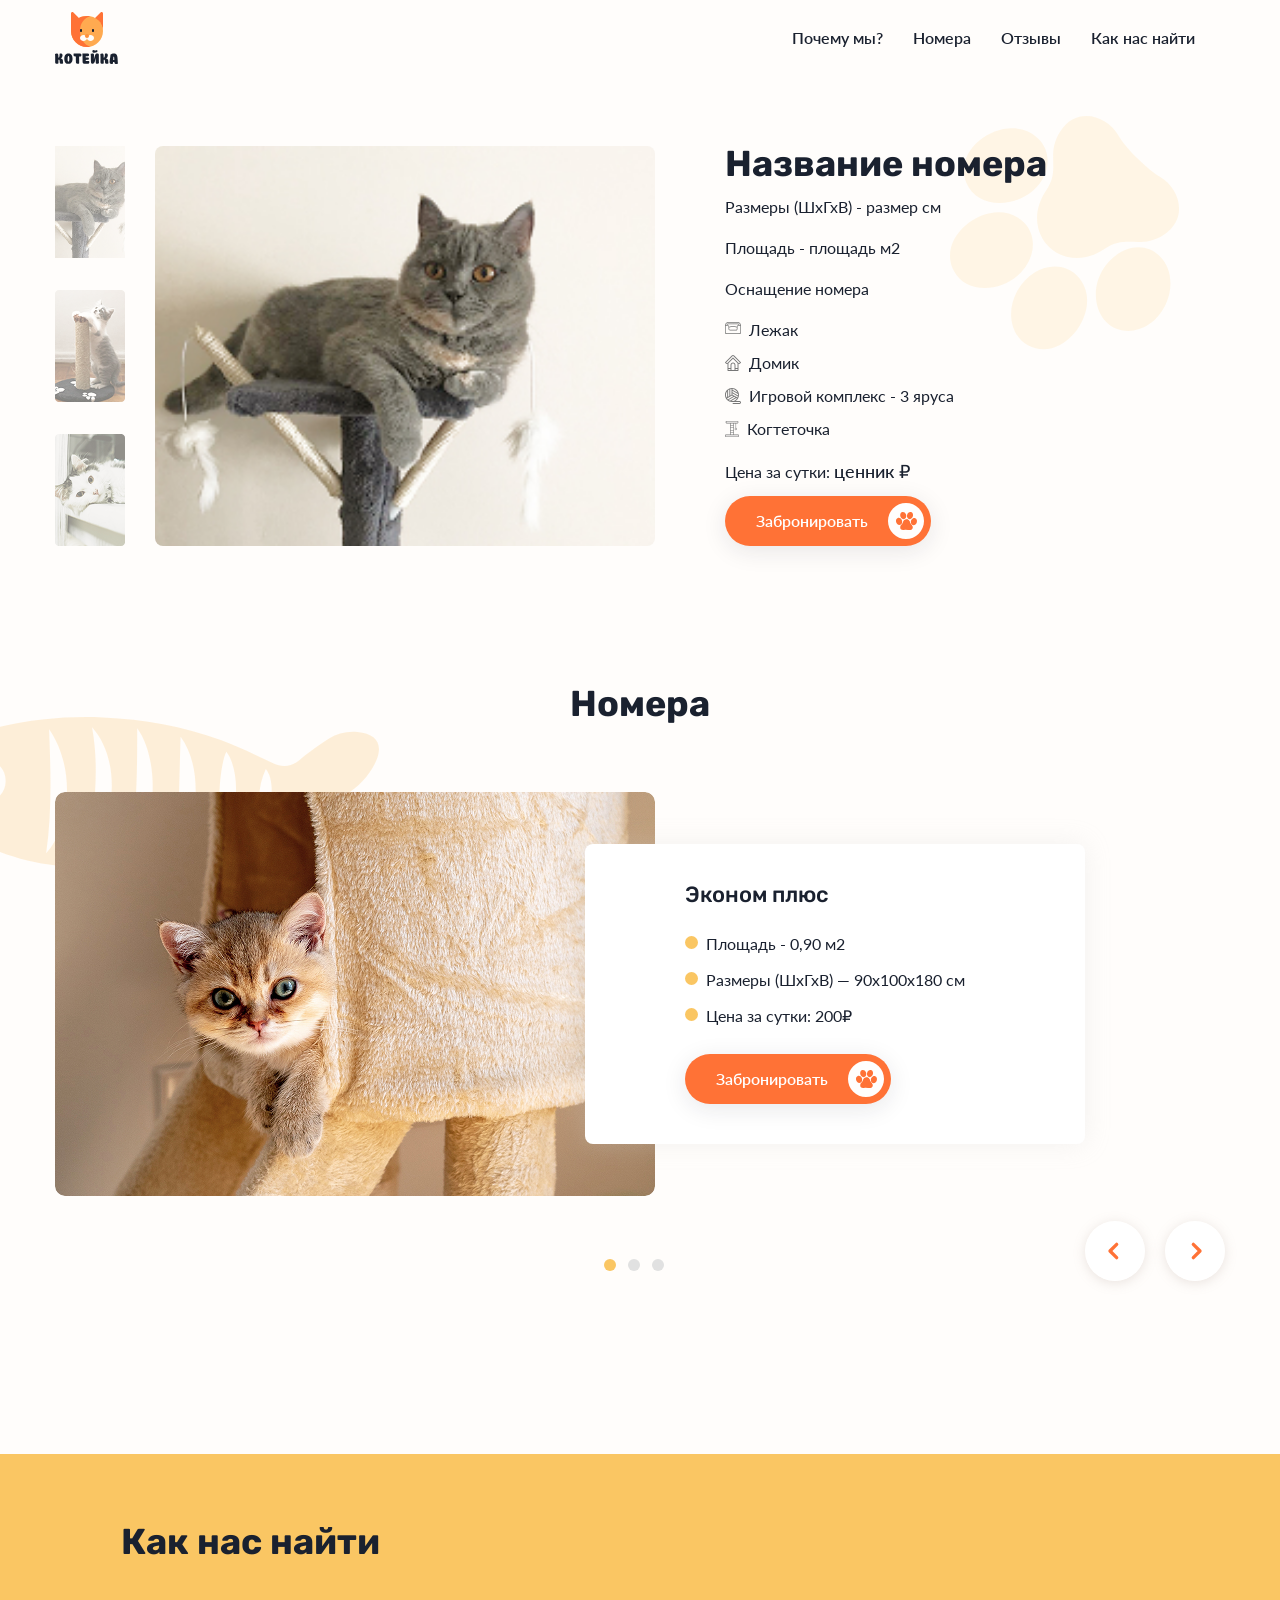
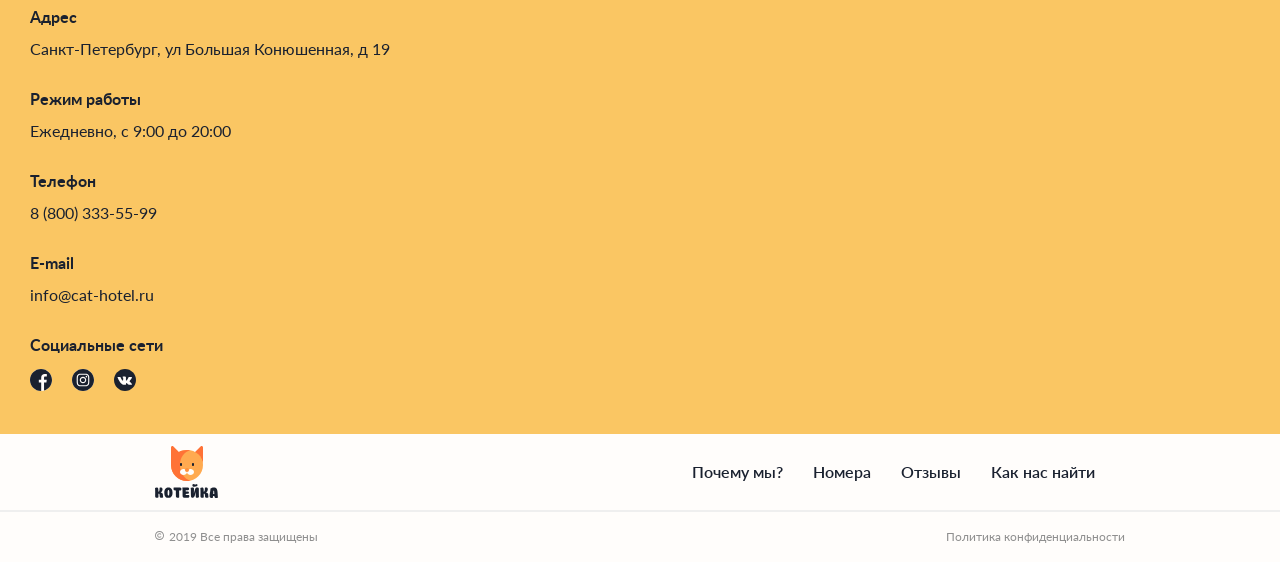
<file: page_cat.html>
<!DOCTYPE html>
<html lang="en">

<head>
    <meta charset="utf-8">
    <meta name="keywords" content="важные, ключевые, слова">
    <meta name="description" content="краткое описание">
    <title>Карточка номера</title>
    <link rel="stylesheet" href="css/reset.css">
    <link rel="stylesheet" href="css/fonts.css">
    <link rel="stylesheet" href="css/globalStyle.css">
    <link rel="stylesheet" href="css/nomera.css">
    <link rel="stylesheet" href="css/page_nomera.css">
    <link rel="stylesheet" href="css/slider_css.css">
    <link rel="stylesheet" href="css/utils.css">
    <link rel="stylesheet" href="css/windowDialog.css">

</head>

<body>
    <div class="wrapper">
        <header class="header">
            <div class="header_top">
                <div class="container">
                    <div class="headet_top-inner">
                        <div class="logo"><a href="#"><img src="images/лого.svg" alt="logo"></a></div>
                        <div class="header_nav">
                            <ul class="nav">
                                <li class="nav_list"><a href="index.html#pochemuMi">Почему мы? </a></li>
                                <li class="nav_list"><a href="nomera.html">Номера </a></li>
                                <li class="nav_list"><a href="index.html#reviews">Отзывы </a></li>
                                <li class="nav_list"><a href="index.html#map">Как нас найти</a></li>
                            </ul>
                        </div>
                    </div>
                </div>
            </div>
        </header>
        <main>
            <section class="window_input visually-hidden">
                <div class="window_input_background">
                    <div class="window">
                        <div class="headingKrestik">
                            <div class="heading heading_window">Забронировать номер</div>
                            <button type="button" class="krestik">
                                <svg width="18" height="18" viewBox="0 0 18 18" fill="none"
                                    xmlns="http://www.w3.org/2000/svg">
                                    <path d="M1 1L17 17M17 1L1 17" stroke="#1A212F" stroke-width="2"
                                        stroke-linecap="round" stroke-linejoin="round" />
                                </svg>
                            </button>
                        </div>
                        <form id="asdasd">
                            <div class="inputs_norm">
                                <input class="input_window" type="text" placeholder="Ваше имя">
                                <input class="input_window" type="text" placeholder="Имя Питомца">
                                <input class="input_window" type="tel" placeholder="Телефон">
                                <input class="input_window" type="email" placeholder="E-mail">
                            </div>
                            <div class="inputs_minMax">
                                Дата заезда с <input type="date" class="input_window-date" placeholder="26.01.2020"> по
                                <input type="date" class="input_window-date" placeholder="26.02.2020">
                            </div>
                            <button class="knopka filter-knopka knopka-submit" type="button">Отправить заявку</button>
                        </form>
                    </div>
                    <div class="window_submit-ok visually-hidden">
                        <div class="window-ok">
                            <div class="headingKrestik headingKrestik-ok">
                                <div class="heading heading_window">Спасибо за заявку!</div>
                                <button type="button" class="krestik">
                                    <svg width="18" height="18" viewBox="0 0 18 18" fill="none"
                                        xmlns="http://www.w3.org/2000/svg">
                                        <path d="M1 1L17 17M17 1L1 17" stroke="#1A212F" stroke-width="2"
                                            stroke-linecap="round" stroke-linejoin="round" />
                                    </svg>
                                </button>
                            </div>
                            <p class="window-ok-text">Мы свяжемся с вами в ближайшее время</p>
                            <button class="knopka filter-knopka knopka-submit" type="button">Ок</button>
                        </div>
                    </div>
                </div>
            </section>
            <section class="nomer">
                <div class="container">
                    <div class="nomer-inner">
                        <div class="images_list">
                            <img src="images/filtr/content/3.jpg" alt="котик1" class="image-item">
                            <img src="images/page_nomer/Rectangle 54.png" alt="котик2" class="image-item">
                            <img src="images/page_nomer/Rectangle 55.png" alt="котик3" class="image-item">
                        </div>
                        <div class="nomer_image"><img src="images/filtr/content/3.jpg" alt="image_index"
                                data-js-imageIndex></div>
                        <div class="nomer_description">
                            <h2 class="description_h">Название номера</h2>
                            <div class="descriprion_p-list">
                                <p class="descriprion_size">Размеры (ШхГхВ) - <span>размер</span> см</p>
                                <p class="descriprion_ploshad">Площадь - <span>площадь</span> м2</p>
                                <p class="descriprion_p">Оснащение номера</p>
                                <ul class="description_ul">
                                    <li class="descriprion_li" data-js-osnashenie="lezak"><img
                                            src="images/filtr/icons/lezak.svg" alt="">Лежак</li>
                                    <li class="descriprion_li" data-js-osnashenie="domik"><img
                                            src="images/filtr/icons/domik.svg" alt="">Домик</li>
                                    <li class="descriprion_li" data-js-osnashenie="gameComplex"><img
                                            src="images/filtr/icons/gameComplex.svg" alt="">Игровой комплекс - 3 яруса
                                    </li>
                                    <li class="descriprion_li" data-js-osnashenie="kogtetochka"><img
                                            src="images/filtr/icons/kogtetochka.svg" alt="">Когтеточка</li>
                                </ul>
                                <p class="descriprion_p">Цена за сутки: <span class="description_price">
                                        <span>ценник</span>
                                        <span>₽</span>
                                </p>
                            </div>
                            <button class="knopka slide-content-knopka">Забронировать</button>
                        </div>
                    </div>
                </div>
            </section>
            <section class="nomera">
                <div class="container">
                    <div class="nomera-inner">
                        <div class="heading">Номера</div>
                        <div class="nomera_slider">
                            <div class="nomera_slider-slide">
                                <div class="slide_image"><img src="images/slider/1.jpg" alt=""></div>
                                <div class="slide-content">
                                    <div class="slide-content-h">Эконом плюс</div>
                                    <div class="slide-content-item-fake">
                                        <div class="slide-content-item"><span></span>Площадь - 0,90 м2</div>
                                        <div class="slide-content-item"><span></span>Размеры (ШхГхВ) — 90х100х180 см
                                        </div>
                                        <div class="slide-content-item"><span></span>Цена за сутки: 200₽</div>
                                    </div>
                                    <button class="knopka slide-content-knopka">Забронировать</button>
                                </div>
                            </div>
                            <div class="nomera_slider-slide">
                                <div class="slide_image"><img src="images/slider/2.jpg" alt=""></div>
                                <div class="slide-content">
                                    <div class="slide-content-h">Комфорт</div>
                                    <div class="slide-content-item-fake">
                                        <div class="slide-content-item"><span></span>Площадь - 1,13 м2</div>
                                        <div class="slide-content-item"><span></span>Размеры (ШхГхВ) - 100х125х180 см
                                        </div>
                                        <div class="slide-content-item"><span></span>Цена за сутки: 250₽</div>
                                    </div>
                                    <button class="knopka slide-content-knopka">Забронировать</button>
                                </div>
                            </div>
                            <div class="nomera_slider-slide">
                                <div class="slide_image"><img src="images/slider/3.jpg" alt=""></div>
                                <div class="slide-content">
                                    <div class="slide-content-h">Сьют</div>
                                    <div class="slide-content-item-fake">
                                        <div class="slide-content-item"><span></span>Площадь - 1,56 м2</div>
                                        <div class="slide-content-item"><span></span>Размеры (ШхГхВ) - 125х125х180 см
                                        </div>
                                        <div class="slide-content-item"><span></span>Цена за сутки: 350₽</div>
                                    </div>
                                    <button class="knopka slide-content-knopka">Забронировать</button>
                                </div>
                            </div>
                        </div>
                    </div>
                </div>
            </section>
            <section class="map" id="map">
                <div class="container">
                    <div class="map-inner">
                        <div class="map_text">
                            <div class="heading heading_map">Как нас найти</div>
                            <div class="map_text_fake">
                                <div class="map_text_heading-mini">Адрес</div>
                                <div class="map_text_p">Санкт-Петербург,
                                    ул Большая Конюшенная, д 19</div>

                                <div class="map_text_heading-mini">Режим работы</div>
                                <div class="map_text_p">Ежедневно, с 9:00 до 20:00</div>

                                <div class="map_text_heading-mini">Телефон</div>
                                <div class="map_text_p">8 (800) 333-55-99</div>

                                <div class="map_text_heading-mini">E-mail</div>
                                <div class="map_text_p">info@cat-hotel.ru</div>

                                <div class="map_text_heading-mini">Социальные сети</div>
                                <ul class="map_text_ul">
                                    <a href="#" class="map_text_ul_li">
                                        <li><img src="images/icons/1.svg" alt=""></li>
                                    </a>
                                    <a href="#" class="map_text_ul_li">
                                        <li><img src="images/icons/2.svg" alt=""></li>
                                    </a>
                                    <a href="#" class="map_text_ul_li">
                                        <li><img src="images/icons/3.svg" alt=""></li>
                                    </a>
                                </ul>
                            </div>
                        </div>
                    </div>
                </div>
                <div class="map_script">
                    <script type="text/javascript" charset="utf-8" async
                        src="https://api-maps.yandex.ru/services/constructor/1.0/js/?um=constructor%3Aa5fc6bd078cab195d13f2b5de5ab427fbbad69decf371b7829a983c50aaca92b&amp;width=800&amp;height=580&amp;lang=ru_RU&amp;scroll=true"></script>
                </div>
            </section>

            <footer class="footer">
                <div class="header_top">
                    <div class="container">
                        <div class="container-footer">
                            <div class="headet_top-inner">
                                <div class="logo"><a href="#"><img src="images/лого.svg" alt="logo"></a></div>
                                <div class="header_nav">
                                    <ul class="nav">
                                        <li class="nav_list"><a href="index.html#pochemuMi">Почему мы? </a></li>
                                        <li class="nav_list"><a href="nomera.html">Номера </a></li>
                                        <li class="nav_list"><a href="index.html#reviews">Отзывы </a></li>
                                        <li class="nav_list"><a href="index.html#map">Как нас найти</a></li>
                                    </ul>
                                </div>
                            </div>
                        </div>
                    </div>
                </div>
                <div class="linia"></div>
                <div class="footer_bottom">
                    <div class="container">
                        <div class="container-footer">
                            <div class="footer_bottom-inner">
                                <div class="footer_bottom-p"><img src="images/main/c.svg" alt="">2019 Все права
                                    защищены</div>
                                <div class="footer_bottom-p">Политика конфиденциальности</div>
                            </div>
                        </div>
                    </div>
                </div>
            </footer>
        </main>
    </div>
    <script src="js/jquery-3.7.1.min.js"></script>
    <script src="js/slick-1.8.1/slick/slick.min.js"></script>
    <script src="js/index.js"></script>
    <script src="js/page_select.js"></script>
    <script src="js/newNomer.js"></script>
    <script src="js/submitForm.js"></script>

</body>

</html>
</file>
<file: css/fonts.css>
@font-face {
  font-family: "Lato-Regular";
  src: local("Lato-Regular"),
        url("../fonts/Lato-Regular.woff2") format('woff2');
  font-display: swap;
}

@font-face {
  font-family: "Lato-Medium";
  src: local("Lato-Medium"),
        url("../fonts/Lato-Medium.woff2") format('woff2');
  font-display: swap;
}
@font-face {
  font-family: "Lato-SemiBold";
  src: local("Lato-SemiBold"),
        url("../fonts/Lato-SemiBold.woff2") format('woff2');
  font-display: swap;
}
@font-face {
  font-family: "Lato-Bold";
  src: local("Lato-Bold"),
        url("../fonts/Lato-Bold.woff2") format('woff2');
  font-display: swap;
}


@font-face {
  font-family: "Rubik-Medium";
  src: local("Rubik-Medium"),
        url("../fonts/Rubik-Medium.woff2") format('woff2');
  font-display: swap;
}
@font-face {
  font-family: "Rubik-Bold";
  src: local("Rubik-Bold"),
        url("../fonts/Rubik-Bold.woff2") format('woff2');
  font-display: swap;
}
</file>
<file: css/globalStyle.css>
body {
    font-size: 16px;
    font-family: "Lato-Regular", sans-serif;
    color: #1A212F;
    background-color: #FFFDFB;
}

.wrapper {
    min-height: 100%;
    width: 100%;
    overflow: hidden;
}

.container {
    max-width: 1200px;
    padding: 0 15px;
    margin: 0 auto;
    height: 100%;
}

.knopka {
    display: block;
    position: relative;

    box-shadow: 0 5px 25px 0 rgba(26, 33, 47, 0.1);
    background-color: white;
    border-radius: 25px;

    height: 50px;
    width: 206px;
    padding: 15px 63px 20px 30px;

    transition: all 0.3s;
    font-size: 16px;
    font-family: 'Lato-SemiBold', sans-serif;

}

.knopka:hover {
    transform: scale(1.1);
}

.oboi_knopka::after {
    content: "";
    position: absolute;

    width: 36px;
    height: 36px;

    /* центрирует по вертикали кнопку  */
    top: 50%;
    transform: translateY(-50%);

    right: 7px;
    background: url("../images/lapa_button.svg") no-repeat center;
}


.filter-knopka {
    background-color: #FF7236;
    color: rgb(255, 255, 255);
    font-size: 14px;
    width: 100%;
    text-align: center;
}

.filter-knopka::after {
    content: "";
    position: absolute;

    width: 36px;
    height: 36px;

    /* центрирует по вертикали кнопку  */
    top: 50%;
    transform: translateY(-50%);

    right: 7px;
    background: url("../images/lapa_button2.svg") no-repeat center;
}


.heading {
    font-family: "Rubik-Bold", sans-serif;
    font-size: 36px;
    text-align: center;
    margin-bottom: 70px;
}


/* HEADER=============================================================================================================================== */

.headet_top-inner {
    display: flex;
    justify-content: space-between;
    height: 76px;
    font-family: "Lato-SemiBold", sans-serif;

}

.logo {
    display: flex;
    align-items: center;
}

.logo img {
    overflow: hidden;
}

.header_nav {
    display: flex;
    align-items: center;

}

.nav {
    display: flex;

}

.nav_list {
    margin-right: 30px;
}

/* map=============================================================================================================================== */

.map {
    background-color: #FAC663;
    display: flex;
}

.map-inner {
    display: flex;
    margin: 0 auto;
}

.map_text {
    display: flex;
    flex-direction: column;
    width: 470px;
    padding: 0px 15px;
}

.heading_map {
    margin-top: 70px;
    margin-bottom: 50px;
}

.map_text_heading-mini {
    margin-top: 35px;
    margin-bottom: 15px;
    font-family: "Lato-Bold", sans-serif;
}

.map_text_heading-mini:first-child {
    margin-top: 0px;
}

.map_text_ul {
    display: flex;
}

.map_text_ul_li {
    margin-right: 20px;
    transition: 1s;
}

.map_text_ul_li:hover {
    transform: scale(1.5) rotateZ(360deg);
}

.map_script {
    display: flex;
    width: 800px;
    height: 580px;
}


/* footer=============================================================================================================================== */

.container-footer {
    padding: 0px 100px;
}


.linia {
    border: 1px solid #efefef;
}

.footer_bottom-inner {
    display: flex;
    justify-content: space-between;
    align-items: center;
    height: 50px;

    font-size: 12px;
    color: #8f8f8f;
}

.footer_bottom-p img {
    margin-right: 5px;
}


/* nomera=============================================================================================================================== */

.nomera {
    margin-bottom: 140px;
}

.nomera-inner {
    position: relative;
    display: flex;
    flex-direction: column;
}

.nomera-inner::before {
    content: "";
    position: absolute;

    width: 484px;
    height: 151px;

    left: -160px;
    top: 31px;

    opacity: 20%;
    background: url("../images/background/riba.svg") no-repeat center;

    z-index: -1;
}


/* сам слайдер */
.nomera_slider {
    position: relative;
    margin-bottom: 43px;

}

.nomera_slider-slide {
    display: flex;
    align-items: center;
}

.slide_image {
    width: 600px;
    height: 404px;
}

.slide_image img {
    object-fit: cover;
    border-radius: 10px;
}

.slide-content {
    display: flex;
    flex-direction: column;

    padding: 40px 100px;
    background-color: #fff;
    box-shadow: 0 0 25px 0 rgba(208, 208, 208, 0.25);
    border-radius: 8px;

    margin-left: -70px;
    margin-right: 140px;
    width: 500px;

}

.slide-content-h {
    font-family: "Rubik-Medium", sans-serif;
    font-size: 22px;
    margin-bottom: 30px;
}

.slide-content-item {
    margin-bottom: 20px;
    display: flex;
}

.slide-content-item:last-child {
    margin-bottom: 30px;
}

/* кружочек */
.slide-content-item span {
    width: 13px;
    height: 13px;
    background-color: #FAC663;
    border-radius: 50%;
    margin-right: 8px;
}

.slide-content-knopka {
    background-color: #FF7236;
    color: rgb(255, 255, 255);
}

.slide-content-knopka::after {
    content: "";
    position: absolute;

    width: 36px;
    height: 36px;

    /* центрирует по вертикали кнопку  */
    top: 50%;
    transform: translateY(-50%);

    right: 7px;
    background: url("../images/lapa_button2.svg") no-repeat center;
}


/* adaptiv =============================================================================================================================== */

@media(max-width:768px) {
    .container {
        max-width: 723px;
        padding: 0 45px;
    }


    .slide_image {
        width: 442px;
        height: 326px;
    }

    .slide_image img {
        width: 442px;
        height: 326px;
    }

    .slide-content {
        display: flex;
        flex-direction: column;

        padding: 40px;

        margin-left: -110px;
        margin-right: 45px;

    }

    .map_text {
        width: 369px;
        padding:0 45px;
    }

    .map_script {
        display: flex;
        width: 399px;
    }

    .container-footer{
        padding: 0px;
    }

}
</file>
<file: css/index.css>
/* OBOI=============================================================================================================================== */
.oboi {
    background-image: url("../images/main/котейка_main.svg");
    /* на всю ширину */
    background-size: cover;
    background-position: center;
    background-repeat: no-repeat;
    position: relative;
    z-index: 0;
    margin-bottom: 140px;
}

/* та фигура странная в картинке */
.oboi::after {
    content: "";
    position: absolute;

    width: 1048px;
    /* дал высоту такую же как и уобоев, дабы не вылахила за края */
    height: 504px;

    /* центрирует по вертикали кнопку  */
    top: 50%;
    right: 50%;
    transform: translateY(-50%);

    background: url("../images/main/Vector.svg") no-repeat center;
    z-index: -1;
}

.oboi-inner {
    display: flex;
    flex-direction: column;
    justify-content: center;

    height: 504px;
}

.oboi_text {
    margin-bottom: 15px;
}

.oboi_h1 {
    margin-bottom: 25px;
    font-size: 62px;
    font-family: "Rubik-Bold", sans-serif;
}

.oboi_text2 {
    font-size: 20px;
    font-family: "Lato-Medium", sans-serif;
    margin-bottom: 40px;
}


/* pochemuMi=============================================================================================================================== */

.pochemuMi-inner {
    display: flex;
    flex-direction: column;
    position: relative;
    margin-bottom: 140px;
}

.pochemuMi-inner::before {
    content: "";
    position: absolute;

    width: 354px;
    height: 346px;

    right: -187px;
    top: -100px;

    background: url("../images/background/lapa.svg") no-repeat center;

    z-index: -1;
}

.pochemuMi_setka {
    display: grid;
    grid-template-rows: repeat(2, 1fr);
    grid-template-columns: repeat(3, 1fr);
    grid-gap: 30px;
}

.pochemuMi_setka-inner {
    padding: 30px;
    box-shadow: 0 0 25px 0 rgba(208, 208, 208, 0.25);
    background: #fff;
    border-radius: 8px;


}

.pochemuMi_setka-inner img {
    /* необязательно но пусть будет */
    width: 91px;
    height: 91px;
    margin-bottom: 35px;
}

.pochemuMi_setka-inner-h {
    font-family: "Rubik-Medium", sans-serif;
    font-size: 22px;
    line-height: 140%;
    margin-bottom: 20px;

}

.pochemuMi_setka-inner-p {
    line-height: 140%;
}


/* reviews=============================================================================================================================== */

.reviews {
    margin-bottom: 219px;
}

.reviews-inner {
    display: flex;
    flex-direction: column;
    position: relative;
}

.reviews-inner::before {
    content: "";
    position: absolute;

    width: 283px;
    height: 291px;

    right: -230px;
    top: -110px;

    background: url("../images/background/lapa2.svg") no-repeat center;

    z-index: -1;
}


.reviews_slider {
    position: relative;
}

/* сам слайд */
.reviews_slider-slide {
    display: flex;
    padding: 35px;
    margin-right: 30px;
    max-width: 470px;
    box-sizing: border-box;

    font-family: "Lato-Medium", sans-serif;

    box-shadow: 0 0 25px 0 rgba(208, 208, 208, 0.25);
    background: #fff;
    border-radius: 8px;

}

.reviews_slider_slide-kaw {
    margin-right: 8px;
}

.reviews_slider_slide-reviews {
    display: flex;
    flex-direction: column;
    line-height: 140%;

}

.reviews_slider-slide-reviews-text {
    margin-bottom: 25px;
}

.reviews_slider-slide-reviews-meta {
    display: flex;
    justify-content: space-between;
    font-size: 14px;
    color: #848484;
}


/* adaptiv =============================================================================================================================== */

@media(max-width:768px) {
    .oboi {
        background-image: url("../images/adaptiv/cat_img.png");
        /* на всю ширину */
        background-size: cover;
        background-position: center;
        background-repeat: no-repeat;
        position: relative;
        z-index: 0;
        margin-bottom: 140px;

    }

    .oboi-inner {
        padding-top: 140px;
        height: 868px;
        justify-content: start;
        align-items: center;

    }

    .oboi::after {
        content: "";
        position: absolute;

        width: 768px;
        /* дал высоту такую же как и уобоев, дабы не вылахила за края */
        height: 530px;

        /* центрирует по вертикали кнопку  */
        top: 266px;
        right: 0px;
        transform: translateY(-50%);

        background: url("../images/adaptiv/Vector.svg") no-repeat center;
        z-index: -1;
    }


    .pochemuMi_setka {
        grid-template-rows: repeat(3, 1fr);
        grid-template-columns: repeat(2, 1fr);
        grid-gap: 30px;
    }


}
</file>
<file: css/slider_css.css>
.slick-track {
  display: flex;
}

.nomera_slider .slick-list {
  overflow: hidden;
}

.nomera_slider .slick-arrow {
  position: absolute;
  bottom: -10px;
  /* ширина и высота стрелок */
  width: 60px;
  height: 60px;

  background-color: #fff;
  box-shadow: 0 2px 12px 0 rgba(173, 152, 143, 0.25);
  border-radius: 50%;
}

/* назад */
.nomera_slider .slick-arrow.slick-prev {
  right: 80px;
  font-size: 0px;
  background: url("../images/slider/left.svg")0 0 / 100% no-repeat;
}

/* вперед */
.nomera_slider .slick-arrow.slick-next {
  right: 0px;
  font-size: 0px;
  background: url("../images/slider/right.svg") 0 0 / 100% no-repeat;
}

@media(max-width:768px) {
  .slick-arrow.slick-next,
  .slick-arrow.slick-prev {
    display: none;
  }
}


/* точечки ---------------------------------------------------------------------------------------------------------------------------------*/

.nomera_slider .slick-dots {
  display: flex;
  align-items: center;
  justify-content: center;
  margin-top: 55px;
}

.nomera_slider .slick-dots li {
  margin-right: 12px;
}

/* Активна точка */
.nomera_slider .slick-dots li.slick-active button {
  background-color: #FAC663;
  font-size: 0px;
  width: 12px;
  height: 12px;
  border-radius: 50%;
}

/* Елемент точки */
.nomera_slider .slick-dots li button {
  font-size: 0px;
  width: 12px;
  height: 12px;
  background-color: #E1E1E1;
  border-radius: 50%;
}



/* ОТЗЫВЫ=========================================================================================================================================================== */



.reviews_slider .slick-arrow {
  position: absolute;
  bottom: -10px;
  /* ширина и высота стрелок */
  width: 60px;
  height: 60px;

  background-color: #fff;
  box-shadow: 0 2px 12px 0 rgba(173, 152, 143, 0.25);
  border-radius: 50%;
}

/* назад */
.reviews_slider .slick-arrow.slick-prev {
  right: 80px;
  font-size: 0px;
  background: url("../images/slider/left.svg")0 0 / 100% no-repeat;
}

/* вперед */
.reviews_slider .slick-arrow.slick-next {
  right: 0px;
  font-size: 0px;
  background: url("../images/slider/right.svg") 0 0 / 100% no-repeat;
}

/* точечки ---------------------------------------------------------------------------------------------------------------------------------*/

.reviews_slider .slick-dots {
  display: flex;
  align-items: center;
  justify-content: center;
  margin-top: 55px;
}

.reviews_slider .slick-dots li {
  margin-right: 12px;
}

/* Активна точка */
.reviews_slider .slick-dots li.slick-active button {
  background-color: #FAC663;
  font-size: 0px;
  width: 12px;
  height: 12px;
  border-radius: 50%;
}

/* Елемент точки */
.reviews_slider .slick-dots li button {
  font-size: 0px;
  width: 12px;
  height: 12px;
  background-color: #E1E1E1;
  border-radius: 50%;
}
</file>
<file: css/utils.css>
.visually-hidden {
  position: absolute !important;
  width: 1px !important;
  height: 1px !important;
  margin: -1px !important;
  border: 0 !important;
  padding: 0 !important;
  white-space: nowrap !important;
  clip-path: inset(100%) !important;
  clip: rect(0 0 0 0) !important;
  overflow: hidden !important;
}
</file>
<file: css/windowDialog.css>
.window_input_background {
  display: flex;
  justify-content: center;
  align-items: center;
  background-color: rgb(255, 255, 255, 0.5);

  width: 100%;
  height: 100%;

  position: fixed;
  top: 0px;
  z-index: 2;
  backdrop-filter: blur(8px);
}

.window {
  position: relative;
  display: flex;
  flex-direction: column;

  background-color: #FFFEFD;
  border-radius: 10px;
  box-shadow: 0 0 25px 0 rgba(208, 208, 208, 0.25);

  width: 570px;
  height: 650px;
  padding: 70px;
  color: #1A212F;
  overflow: hidden;
}

.window::before {
  content: '';
  position: absolute;
  background-image: url('../images/window_input/paw.svg');
  width: 123px;
  height: 128px;
  top: -30px;
  left: -20px;
}

.window-ok {
  position: relative;
  display: flex;
  flex-direction: column;

  background-color: #FFFEFD;
  border-radius: 10px;
  box-shadow: 0 0 25px 0 rgba(208, 208, 208, 0.25);

  padding: 70px;
  color: #1A212F;
  overflow: hidden;
  width: 580px;
  height: 285px;
}

.window-ok::before {
  content: '';
  position: absolute;
  background-image: url('../images/window_input/paw.svg');
  transform: rotate(270deg);
  width: 123px;
  height: 128px;
  bottom: -10px;
  left: -10px;
}

.headingKrestik {
  position: relative;
  display: flex;
  justify-content: center;
  align-items: center;
  margin-bottom: 50px;
}

.headingKrestik-ok {
  margin-bottom: 25px;
}

.window-ok-text {
  margin-bottom: 50px;
  text-align: center;
}

.heading_window {
  font-size: 28px;
  margin-bottom: 0px;
}

.krestik {
  position: absolute;
  top: -28px;
  right: -28px;
  background-color: transparent;

}

.inputs_norm {
  display: flex;
  flex-direction: column;
  align-items: center;
  gap: 20px;
  margin-bottom: 20px;
}

.input_window {
  border: 1px solid #d7d7d7;
  border-radius: 25px;
  width: 100%;
  height: 52px;
  padding: 20px 0px 20px 30px;
}

.input_window-date {
  border: 1px solid #d7d7d7;
  border-radius: 25px;
  width: 129px;
  height: 52px;
  padding: 14px;
}

.inputs_minMax {
  display: flex;
  align-items: center;
  justify-content: space-between;
  margin-bottom: 50px;
}

.knopka-submit {
  width: auto;
  margin-top: auto;
  margin-left: auto;
  margin-right: auto;
}
</file>
<file: css/nomera.css>
/* filtr=============================================================================================================================== */
.filtr_heading-sortirowka {
    /* убираю поведение по умолчанию, чтобы можно было стилизовать */
    -webkit-appearance: none;
    -moz-appearance: none;
    appearance: none;

    border-radius: 25px;
    width: 174px;
    height: 35px;
    box-shadow: 0 2px 12px 0 rgba(173, 152, 143, 0.18);

    background-image: url('../images/filtr/sort/Vector6.svg');
    background-color: #fff;
    background-repeat: no-repeat;
    background-size: 14px 8px;
    background-position: 140px;
    padding-left: 20px;
}

.filtr_heading option {
    border-radius: 4px;
    border: none;
}

.filtr {
    margin-bottom: 140px;
}

.filtr-inner {}

.filtr_heading {
    display: flex;
    justify-content: space-between;
    align-items: center;
    margin-top: 70px;
    margin-bottom: 50px;
}

.heading-filtr {
    text-align: center;
    margin-bottom: 0px;
}

/* селектор сортировки */
.filtr_heading_sortirowka {}

/* тело */
.filtr_body {
    display: flex;
    justify-content: space-between;
}

/* param====================================================================================================== */
.filtr_body_parametr {
    font-family: "Lato-Regular", sans-serif;
    font-size: 14px;
    margin-right: 15px;
}

.filtr_price {
    margin-bottom: 35px;
}

.filtr_square {
    margin-bottom: 35px;
}

.filtr_equipment {
    margin-bottom: 35px;
}

/* все буквыи и галочки */
.filtr_body_parametr p {
    margin-bottom: 20px;
    font-size: 16px;
    font-family: "Lato-Medium", sans-serif;
}

.filtr_body_parametr input {
    border: 1px solid #e1e1e1;
    width: 100px;
    height: 24px;

    padding-left: 5px;
}

.filtr_body_parametr label {
    margin-bottom: 15px;
    display: flex;
    align-items: center;
    width: fit-content;
}

.real_ch {
    display: flex;
    justify-content: center;
    align-items: center;

    width: 20px;
    height: 20px;
    border: 1px solid #e1e1e1;

    margin-right: 10px;
}

.real_ch svg {
    display: none;
}

.fake_ch {
    display: none;
}

.fake_ch:checked+.real_ch svg {
    display: block;
}

.knopka-prim {
    box-shadow: none;
    background-color: #FAC663;
    font-size: inherit;
    padding: 15px 55px;

    margin: 15px 0px;
}

.knopka-param {
    box-shadow: none;
    background-color: transparent;
    border: 2px solid #FAC663;
    font-size: inherit;
    padding: 15px 36px;

    margin: 15px 0px;

}




/* грид================================================================================================================================================== */
.filtr_body_grid {
    display: grid;
    grid-template-rows: repeat(2, 1fr);
    grid-template-columns: repeat(3, 1fr);
    grid-gap: 30px;
}

/* сам пункт */
.filtr_body_grid_item {
    display: flex;
    flex-direction: column;
    box-shadow: 0 0 25px 0 rgba(208, 208, 208, 0.25);
    background: #fff;

    border-radius: 5px;
    overflow: hidden;

    width: 270px;


}

/* внутренности кроме img */
.filtr_body_grid_item_inner {
    padding: 25px 18px;
    border-bottom: 1px solid #E1E1E1;
    border-right: 1px solid #E1E1E1;
    border-left: 1px solid #E1E1E1;
    border-radius: 0 0 5px 5px;

    font-size: 14px;
}

.filtr_body_grid_item-heading {
    font-family: "Rubik-Medium", sans-serif;
    font-size: 20px;
}

.filtr_body_grid_item-ul {
    display: grid;
    padding: 20px 0px;
    gap: 15px;
}

.filtr_body_grid_item-li {}

.filtr_body_grid_item-li span {
    font-family: "Lato-Medium", sans-serif;
    font-size: 18px;
}

.filtr_body_grid_item-li_flex-img {
    position: relative;
    display: flex;
    margin-left: 12px;
    gap: 8px;
    align-items: center;
}

.filtr_body_grid_item-li_flex-img img:last-child {
    margin-left: 0;
}

.filtr_body_grid_item-li_flex {
    display: flex;
    text-align: center;

}

/* aside================================================================================================================================================== */

.aside {
    margin-bottom: 140px;
}

.aside-inner {
    background: url("../images/filtr/aside.jpg") no-repeat center;
    border-radius: 10px;
    overflow: hidden;
    width: 1170px;
    height: 379px;
}

.aside_inner-item {
    display: flex;
    flex-direction: column;
    justify-content: center;
    padding: 78px 581px 78px 270px;
}

.aside-h1 {
    font-size: 36px;
    font-family: "Rubik-Bold", sans-serif;
    margin-bottom: 15px;
}

.aside-h2 {
    font-size: 56px;
    font-family: "Rubik-Bold", sans-serif;
    margin-bottom: 25px;
}

.aside-p {
    line-height: 140%;
    margin-bottom: 35px;
}

/* title_castom================================================================================================================================================== */
.title_castom {
    position: absolute;

    font-size: 12px;
    padding: 18px 20px 20px 20px;

    top:  -70px;
    left: -90px;
    background-image: url('../images/filtr/title_castom/title_castom.svg');
    width: 150px;
    height: 64px;
    z-index: 3;

    opacity: 0;
    transition: all 0.3s;

}

.beauty {
    opacity: 1;
}
</file>
<file: css/page_nomera.css>
.nomer {
  margin-bottom: 140px;
  margin-top: 70px;
  position: relative;
}

.nomer-inner::before {
  content: '';
  background-image: url('../images/background/lapa3.svg');
  width: 230px;
  height: 234px;

  position: absolute;
  right: 100px;
  top: -30px;
  z-index: -1;
}

.nomer-inner {
  display: flex;
}

.images_list {
  display: flex;
  flex-direction: column;
  justify-content: space-between;
  margin-right: 30px;
}

.image-item {
  filter: opacity(50%);
  width: 70px;
  height: 112px;
  object-fit: cover;
  cursor: pointer;
}

.image-item-active{
  filter: none;
}

.nomer_image {
  margin-right: 70px;
}

.nomer_image img {
  width: 500px;
  height: 400px;
  object-fit: cover;
  border-radius: 8px;

}

.nomer_description {
  display: flex;
  flex-direction: column;
  justify-content: space-between;
  font-family: 'Lato-Regular', sans-serif;
  font-size: 16px;
}

.description_h {
  font-family: 'Rubik-Bold', sans-serif;
  font-size: 36px;
}

.descriprion_p-list {
  display: flex;
  flex-direction: column;
  gap: 25px;
}

.descriprion_p {}

.description_ul {
  display: flex;
  flex-direction: column;
  gap: 17px;
}

.descriprion_li img {
  margin-right: 8px;
}

.description_price {
  font-family: 'Lato-Medium', sans-serif;
  font-size: 18px;
}
</file>
